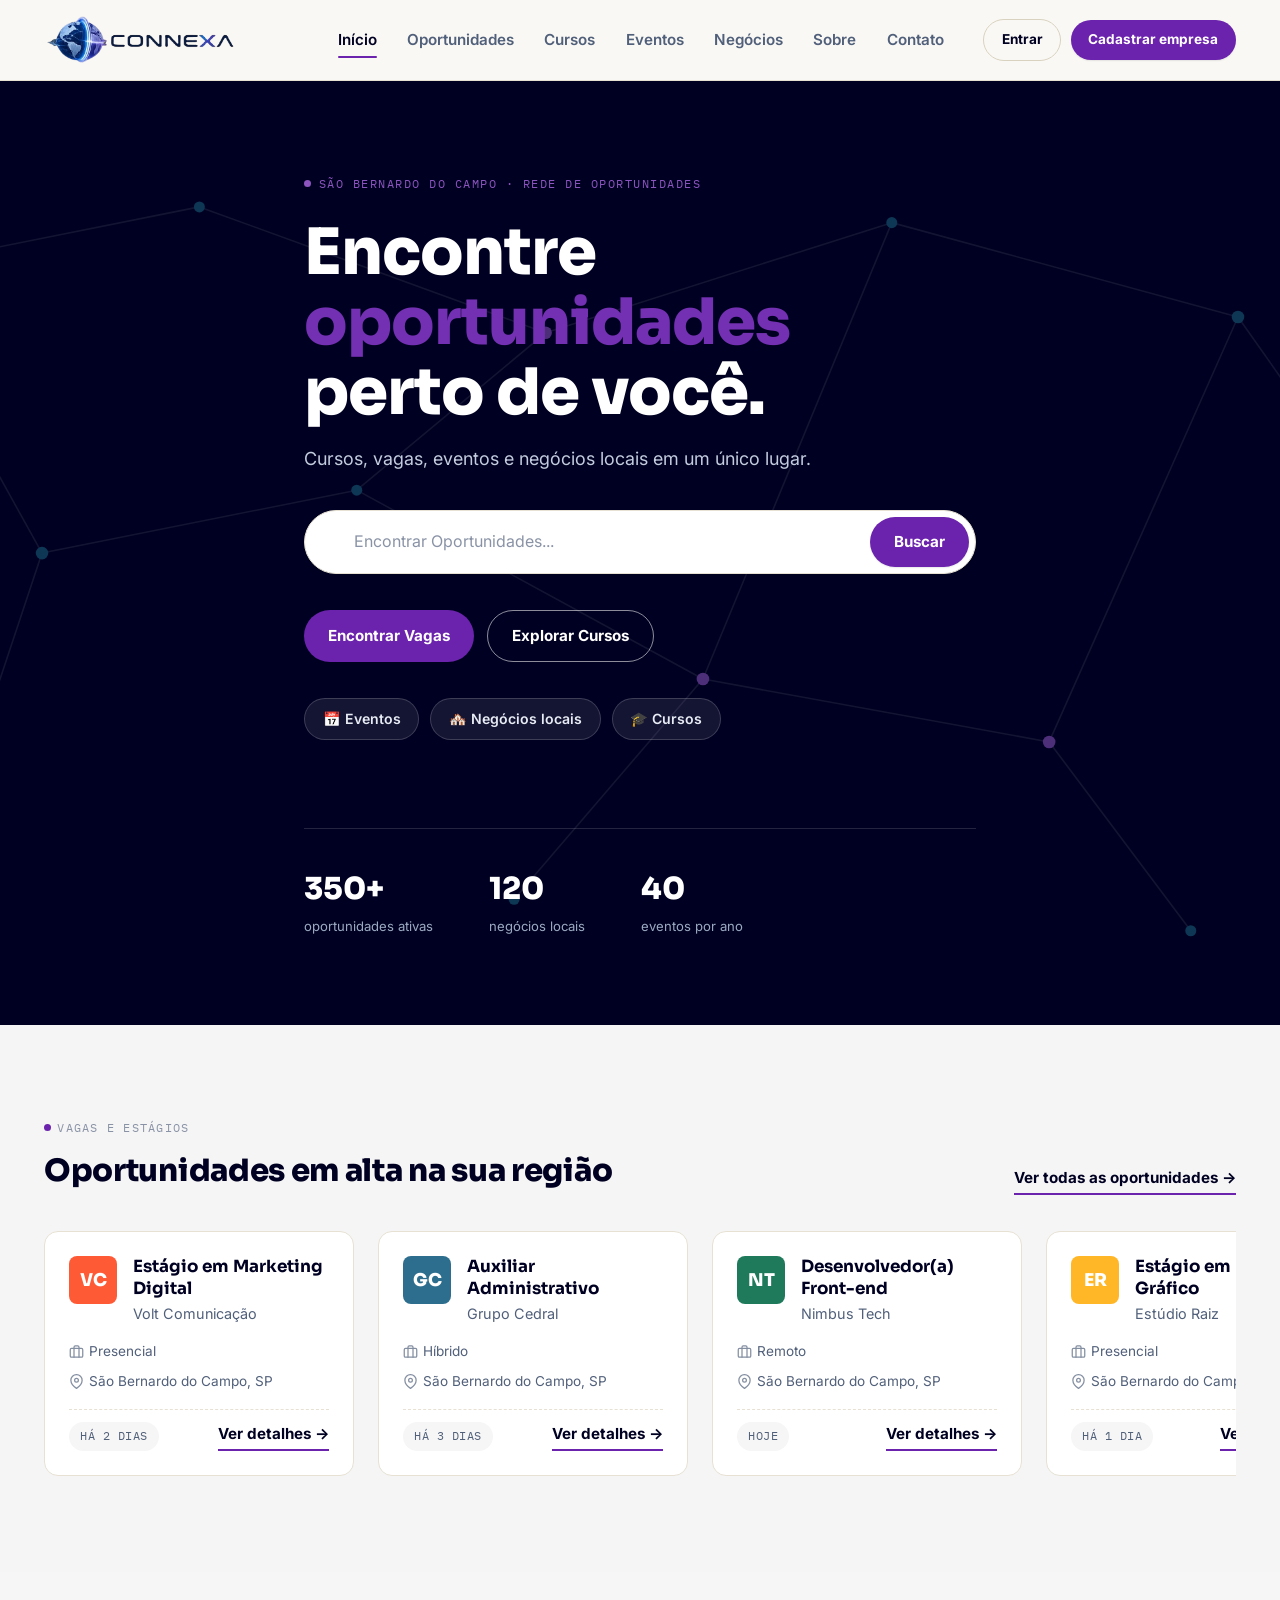
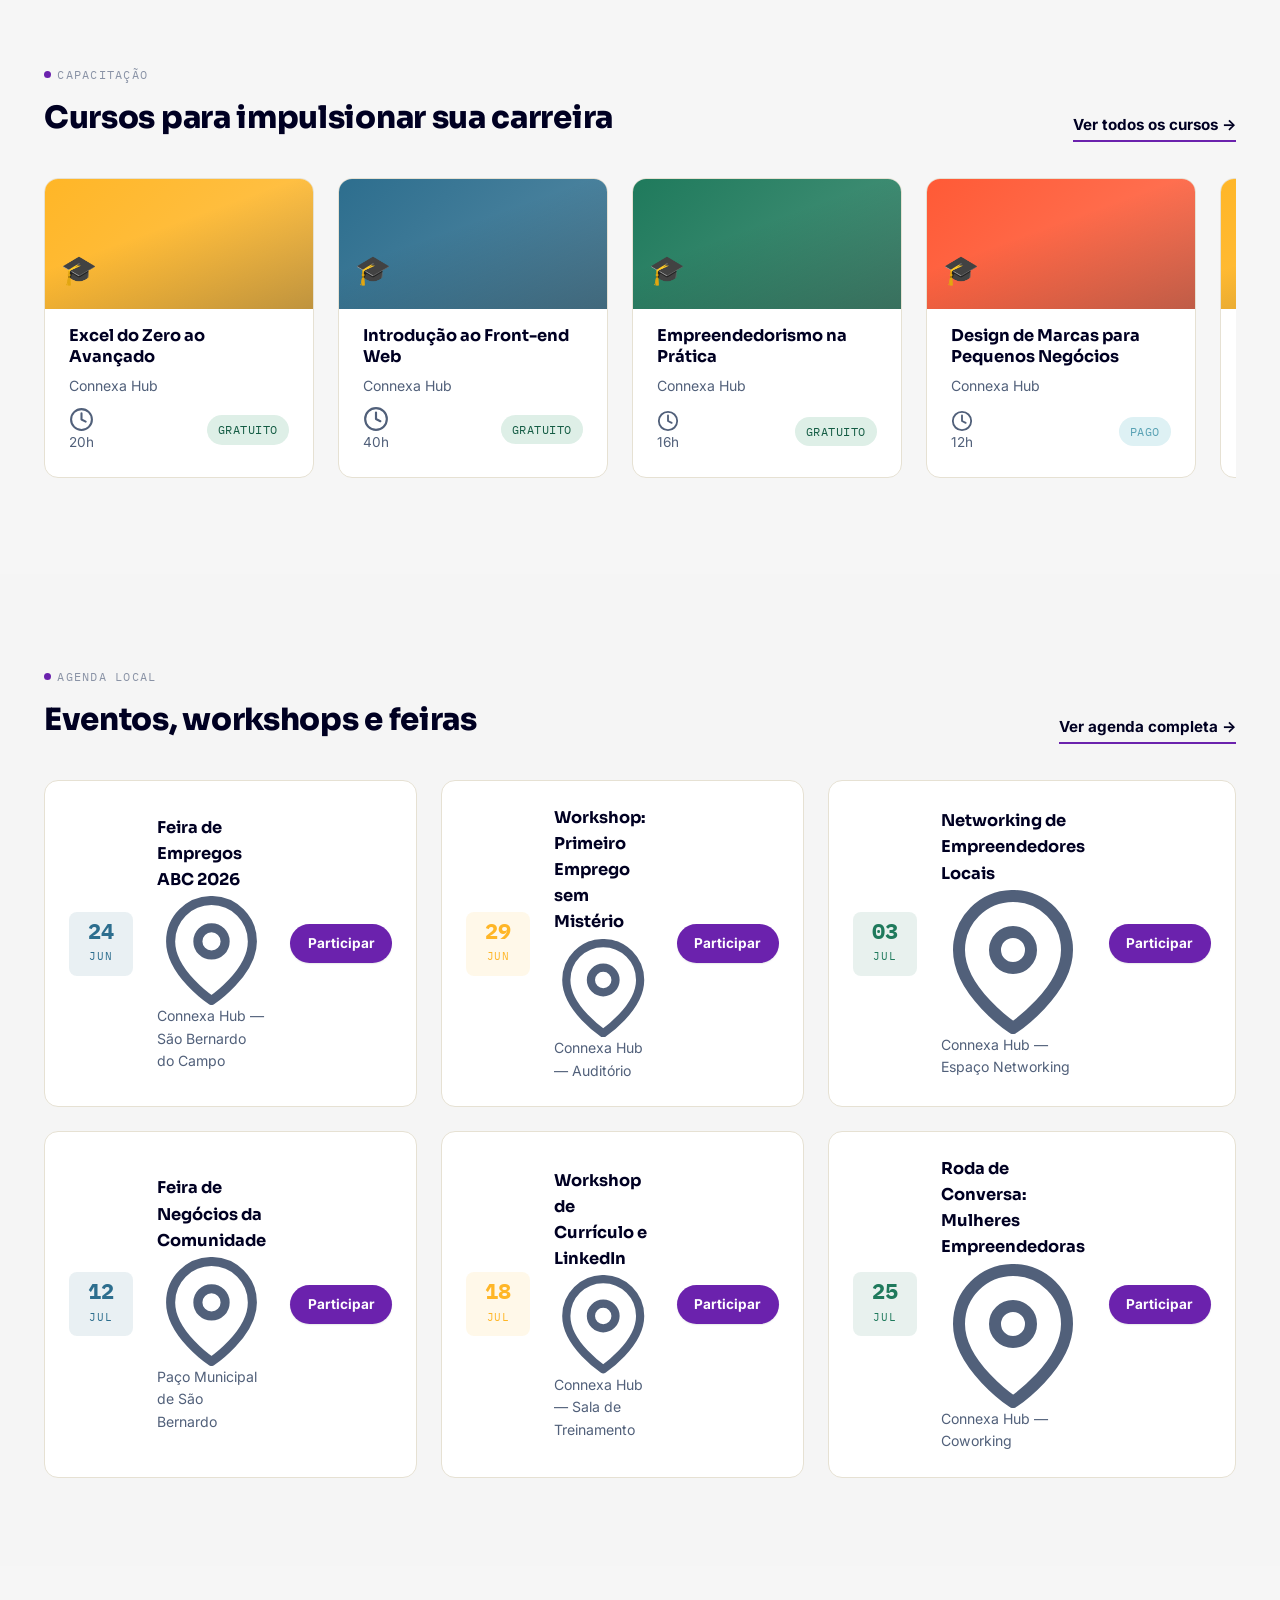
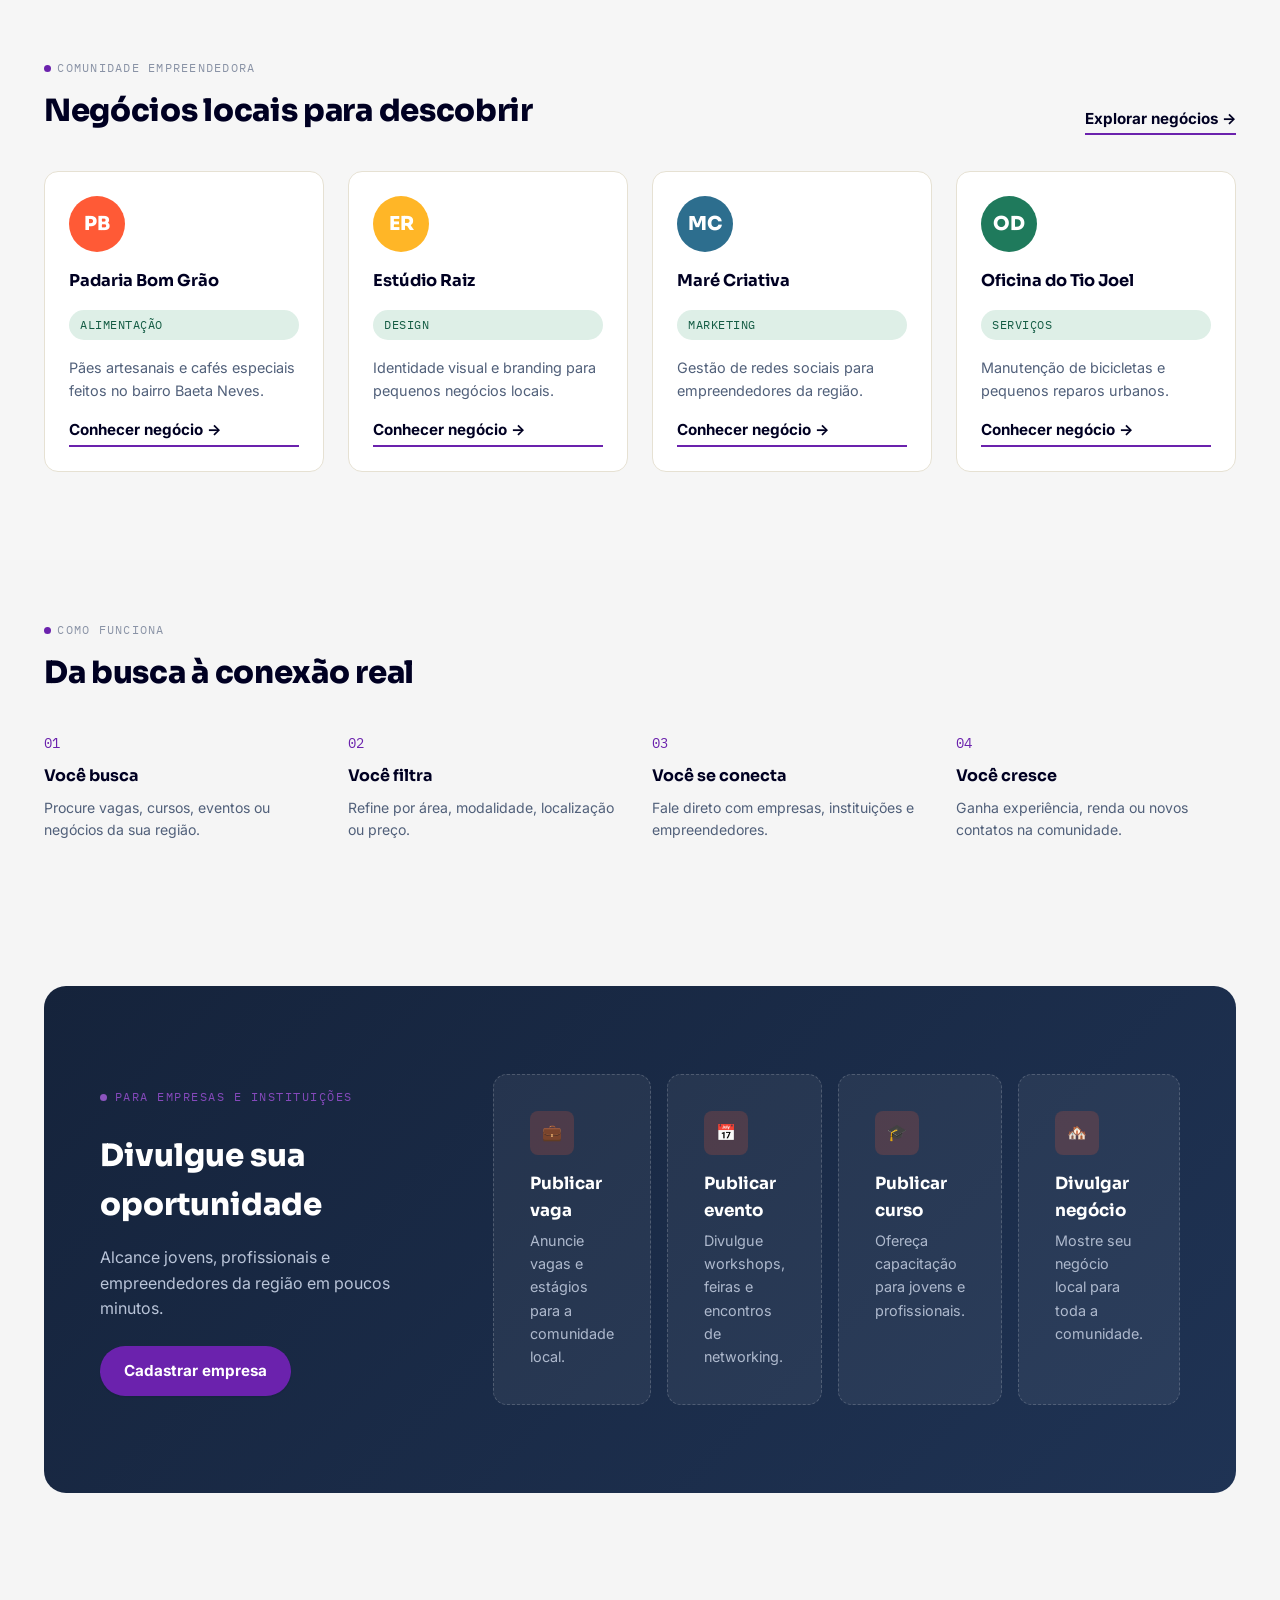
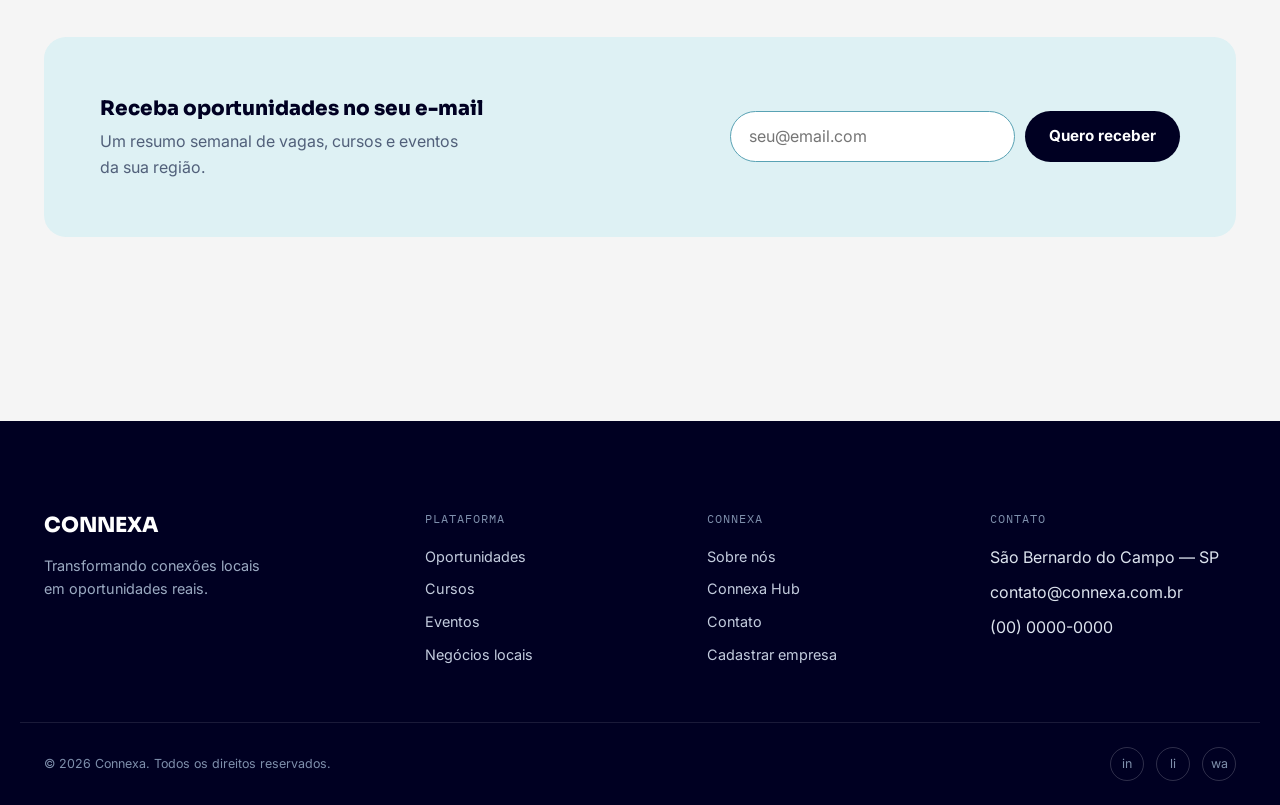
<file: index.html>
<!DOCTYPE html>
<html lang="pt-BR">
<head>
<meta charset="UTF-8">
<meta name="viewport" content="width=device-width, initial-scale=1.0">
<title>CONNEXA — Encontre oportunidades perto de você</title>
<meta name="description" content="Vagas, estágios, cursos, eventos e negócios locais de São Bernardo do Campo em um único lugar.">
<link rel="preconnect" href="https://fonts.googleapis.com">
<link href="https://fonts.googleapis.com/css2?family=Sora:wght@600;700;800&family=Inter:wght@400;500;600;700&family=IBM+Plex+Mono:wght@500&display=swap" rel="stylesheet">
<link rel="stylesheet" href="css/variables.css">
<link rel="stylesheet" href="css/reset.css">
<link rel="stylesheet" href="css/layout.css">
<link rel="stylesheet" href="css/components.css">
<link rel="stylesheet" href="css/home.css">
<link rel="stylesheet" href="css/pages.css">
<link rel="stylesheet" href="css/responsive.css">
</head>
<body>
<a class="skip-link" href="#conteudo">Ir para o conteúdo</a>

<header class="site-header">
  <div class="container site-header-div">
    <a href="index.html" class="brand">
      <img src="assets/logo.png" alt="Connexa">
    </a>

    <nav class="main-nav" id="main-nav" aria-label="Navegação principal">
      <ul class="main-nav__list">
        <li><a href="index.html" aria-current="page">Início</a></li>
        <li><a href="pages/oportunidades.html">Oportunidades</a></li>
        <li><a href="pages/cursos.html">Cursos</a></li>
        <li><a href="pages/eventos.html">Eventos</a></li>
        <li><a href="pages/negocios.html">Negócios</a></li>
        <li><a href="pages/sobre.html">Sobre</a></li>
        <li><a href="pages/contato.html">Contato</a></li>
      </ul>
      <div class="header-actions in-nav">
        <a href="./pages/login.html" class="btn btn--ghost btn--sm">Entrar</a>
        <a href="./pages/cadastro.html" class="btn btn--primary btn--sm">Cadastrar empresa</a>
      </div>
    </nav>

    <button class="nav-toggle" aria-label="Abrir menu" aria-expanded="false" aria-controls="main-nav"><span></span></button>
  </div>
</header>

<main id="conteudo">

  <!-- HERO -->
  <section class="hero">
    <svg class="hero__network" viewBox="0 0 1200 600" preserveAspectRatio="xMidYMid slice" aria-hidden="true">
      <g>
        <line x1="120" y1="120" x2="320" y2="80"/>
        <line x1="320" y1="80" x2="540" y2="160"/>
        <line x1="540" y1="160" x2="760" y2="90"/>
        <line x1="760" y1="90" x2="980" y2="150"/>
        <line x1="120" y1="120" x2="220" y2="300"/>
        <line x1="220" y1="300" x2="420" y2="260"/>
        <line x1="420" y1="260" x2="540" y2="160"/>
        <line x1="420" y1="260" x2="640" y2="380"/>
        <line x1="640" y1="380" x2="760" y2="90"/>
        <line x1="640" y1="380" x2="860" y2="420"/>
        <line x1="860" y1="420" x2="980" y2="150"/>
        <line x1="980" y1="150" x2="1100" y2="320"/>
        <line x1="220" y1="300" x2="160" y2="480"/>
        <line x1="640" y1="380" x2="520" y2="520"/>
        <line x1="860" y1="420" x2="950" y2="540"/>
      </g>
      <g>
        <circle class="node-dim" cx="120" cy="120" r="4"/>
        <circle class="node-dim" cx="320" cy="80" r="3.5"/>
        <circle class="node-dim" cx="220" cy="300" r="4"/>
        <circle class="node-dim" cx="420" cy="260" r="3.5"/>
        <circle class="node-dim" cx="760" cy="90" r="3.5"/>
        <circle class="node-dim" cx="980" cy="150" r="4"/>
        <circle class="node-dim" cx="1100" cy="320" r="3.5"/>
        <circle class="node-dim" cx="160" cy="480" r="3.5"/>
        <circle class="node-dim" cx="520" cy="520" r="3.5"/>
        <circle class="node-dim" cx="950" cy="540" r="3.5"/>
        <circle class="pulse" cx="540" cy="160" r="4"/>
        <circle class="pulse" cx="640" cy="380" r="4"/>
        <circle class="pulse" cx="860" cy="420" r="4"/>
      </g>
    </svg>

    <div class="container hero__content">
      <span class="hero__eyebrow">São Bernardo do Campo · Rede de oportunidades</span>
      <h1 class="hero__title">Encontre <span class="accent">oportunidades</span> perto de você.</h1>
      <p class="hero__subtitle">Cursos, vagas, eventos e negócios locais em um único lugar.</p>

      <form class="search-bar search-bar--page" data-search-redirect="pages/oportunidades.html">
        <svg viewBox="0 0 24 24" fill="none" stroke="currentColor" stroke-width="2" stroke-linecap="round"><circle cx="11" cy="11" r="7"/><path d="m21 21-4.3-4.3"/></svg>
        <input type="text" placeholder="Encontrar Oportunidades..." aria-label="Buscar oportunidades">
        <button type="submit" class="btn btn--primary">Buscar</button>
      </form>

      <div class="hero__actions">
        <a href="pages/oportunidades.html" class="btn btn--primary">Encontrar Vagas</a>
        <a href="pages/cursos.html" class="btn btn--outline-light">Explorar Cursos</a>
      </div>

      <div class="quick-categories">
        <a href="pages/eventos.html">📅 Eventos</a>
        <a href="pages/negocios.html">🏘️ Negócios locais</a>
        <a href="pages/cursos.html">🎓 Cursos</a>
      </div>

      <div class="hero__stats">
        <div class="stat"><span class="stat__num">350+</span><span class="stat__label">oportunidades ativas</span></div>
        <div class="stat"><span class="stat__num">120</span><span class="stat__label">negócios locais</span></div>
        <div class="stat"><span class="stat__num">40</span><span class="stat__label">eventos por ano</span></div>
      </div>
    </div>
  </section>

  <!-- OPORTUNIDADES -->
  <section class="section">
    <div class="container">
      <div class="section__head">
        <div>
          <span class="section__eyebrow">Vagas e estágios</span>
          <h2 class="section__title">Oportunidades em alta na sua região</h2>
        </div>
        <a href="pages/oportunidades.html" class="link-arrow">Ver todas as oportunidades →</a>
      </div>
      <div class="scroll-row" data-row="vagas" style="--card-w:300px"></div>
    </div>
  </section>

  <!-- CURSOS -->
  <section class="section section--alt">
    <div class="container">
      <div class="section__head">
        <div>
          <span class="section__eyebrow">Capacitação</span>
          <h2 class="section__title">Cursos para impulsionar sua carreira</h2>
        </div>
        <a href="pages/cursos.html" class="link-arrow">Ver todos os cursos →</a>
      </div>
      <div class="scroll-row" data-row="cursos"></div>
    </div>
  </section>

  <!-- EVENTOS -->
  <section class="section">
    <div class="container">
      <div class="section__head">
        <div>
          <span class="section__eyebrow">Agenda local</span>
          <h2 class="section__title">Eventos, workshops e feiras</h2>
        </div>
        <a href="pages/eventos.html" class="link-arrow">Ver agenda completa →</a>
      </div>
      <div class="grid grid--3" data-row="eventos"></div>
    </div>
  </section>

  <!-- NEGÓCIOS LOCAIS -->
  <section class="section section--alt">
    <div class="container">
      <div class="section__head">
        <div>
          <span class="section__eyebrow">Comunidade empreendedora</span>
          <h2 class="section__title">Negócios locais para descobrir</h2>
        </div>
        <a href="pages/negocios.html" class="link-arrow">Explorar negócios →</a>
      </div>
      <div class="grid grid--4" data-row="negocios"></div>
    </div>
  </section>

  <!-- COMO FUNCIONA -->
  <section class="section section--tight">
    <div class="container">
      <div class="section__head">
        <div>
          <span class="section__eyebrow">Como funciona</span>
          <h2 class="section__title">Da busca à conexão real</h2>
        </div>
      </div>
      <div class="how-row">
        <div class="how-item">
          <span class="how-item__index">01</span>
          <h3 class="how-item__title">Você busca</h3>
          <p class="how-item__desc">Procure vagas, cursos, eventos ou negócios da sua região.</p>
        </div>
        <div class="how-item">
          <span class="how-item__index">02</span>
          <h3 class="how-item__title">Você filtra</h3>
          <p class="how-item__desc">Refine por área, modalidade, localização ou preço.</p>
        </div>
        <div class="how-item">
          <span class="how-item__index">03</span>
          <h3 class="how-item__title">Você se conecta</h3>
          <p class="how-item__desc">Fale direto com empresas, instituições e empreendedores.</p>
        </div>
        <div class="how-item">
          <span class="how-item__index">04</span>
          <h3 class="how-item__title">Você cresce</h3>
          <p class="how-item__desc">Ganha experiência, renda ou novos contatos na comunidade.</p>
        </div>
      </div>
    </div>
  </section>

  <!-- PARA EMPRESAS -->
  <section class="section">
    <div class="container">
      <div class="cta-empresas">
        <div>
          <span class="hero__eyebrow" style="color:#8549BB">Para empresas e instituições</span>
          <h2 class="cta-empresas__title">Divulgue sua oportunidade</h2>
          <p class="cta-empresas__desc">Alcance jovens, profissionais e empreendedores da região em poucos minutos.</p>
          <a href="pages/cadastro.html" class="btn btn--primary">Cadastrar empresa</a>
        </div>
        <div class="publicar-grid">
          <div class="card-publicar">
            <div class="card-publicar__icon">💼</div>
            <h3 class="card-publicar__titulo">Publicar vaga</h3>
            <p class="card-publicar__desc">Anuncie vagas e estágios para a comunidade local.</p>
          </div>
          <div class="card-publicar">
            <div class="card-publicar__icon">📅</div>
            <h3 class="card-publicar__titulo">Publicar evento</h3>
            <p class="card-publicar__desc">Divulgue workshops, feiras e encontros de networking.</p>
          </div>
          <div class="card-publicar">
            <div class="card-publicar__icon">🎓</div>
            <h3 class="card-publicar__titulo">Publicar curso</h3>
            <p class="card-publicar__desc">Ofereça capacitação para jovens e profissionais.</p>
          </div>
          <div class="card-publicar">
            <div class="card-publicar__icon">🏘️</div>
            <h3 class="card-publicar__titulo">Divulgar negócio</h3>
            <p class="card-publicar__desc">Mostre seu negócio local para toda a comunidade.</p>
          </div>
        </div>
      </div>
    </div>
  </section>

  <!-- NEWSLETTER -->
  <section class="section section--tight">
    <div class="container">
      <div class="newsletter">
        <div>
          <h3 class="newsletter__title">Receba oportunidades no seu e-mail</h3>
          <p class="newsletter__desc">Um resumo semanal de vagas, cursos e eventos da sua região.</p>
        </div>
        <form data-search-redirect="" onsubmit="event.preventDefault(); this.querySelector('[data-feedback]').style.display='block';">
          <input type="email" placeholder="seu@email.com" required aria-label="E-mail">
          <button type="submit" class="btn btn--dark">Quero receber</button>
        </form>
      </div>
    </div>
  </section>

</main>

<footer class="site-footer">
  <div class="container site-footer__top">
    <div>
      <div class="site-footer__brand">CONNEXA</div>
      <p class="site-footer__tagline">Transformando conexões locais em oportunidades reais.</p>
    </div>
    <div>
      <div class="site-footer__heading">Plataforma</div>
      <div class="site-footer__list">
        <a href="pages/oportunidades.html">Oportunidades</a>
        <a href="pages/cursos.html">Cursos</a>
        <a href="pages/eventos.html">Eventos</a>
        <a href="pages/negocios.html">Negócios locais</a>
      </div>
    </div>
    <div>
      <div class="site-footer__heading">Connexa</div>
      <div class="site-footer__list">
        <a href="pages/sobre.html">Sobre nós</a>
        <a href="pages/sobre.html#hub">Connexa Hub</a>
        <a href="pages/contato.html">Contato</a>
        <a href="pages/cadastro.html">Cadastrar empresa</a>
      </div>
    </div>
    <div>
      <div class="site-footer__heading">Contato</div>
      <div class="site-footer__list">
        <span>São Bernardo do Campo — SP</span>
        <span>contato@connexa.com.br</span>
        <span>(00) 0000-0000</span>
      </div>
    </div>
  </div>
  <div class="container site-footer__bottom">
    <span>© <span data-year></span> Connexa. Todos os direitos reservados.</span>
    <div class="site-footer__social">
      <a href="#" aria-label="Instagram">in</a>
      <a href="#" aria-label="LinkedIn">li</a>
      <a href="#" aria-label="WhatsApp">wa</a>
    </div>
  </div>
</footer>

<script src="js/data.js"></script>
<script src="js/main.js"></script>
<script src="js/home.js"></script>
</body>
</html>
</file>
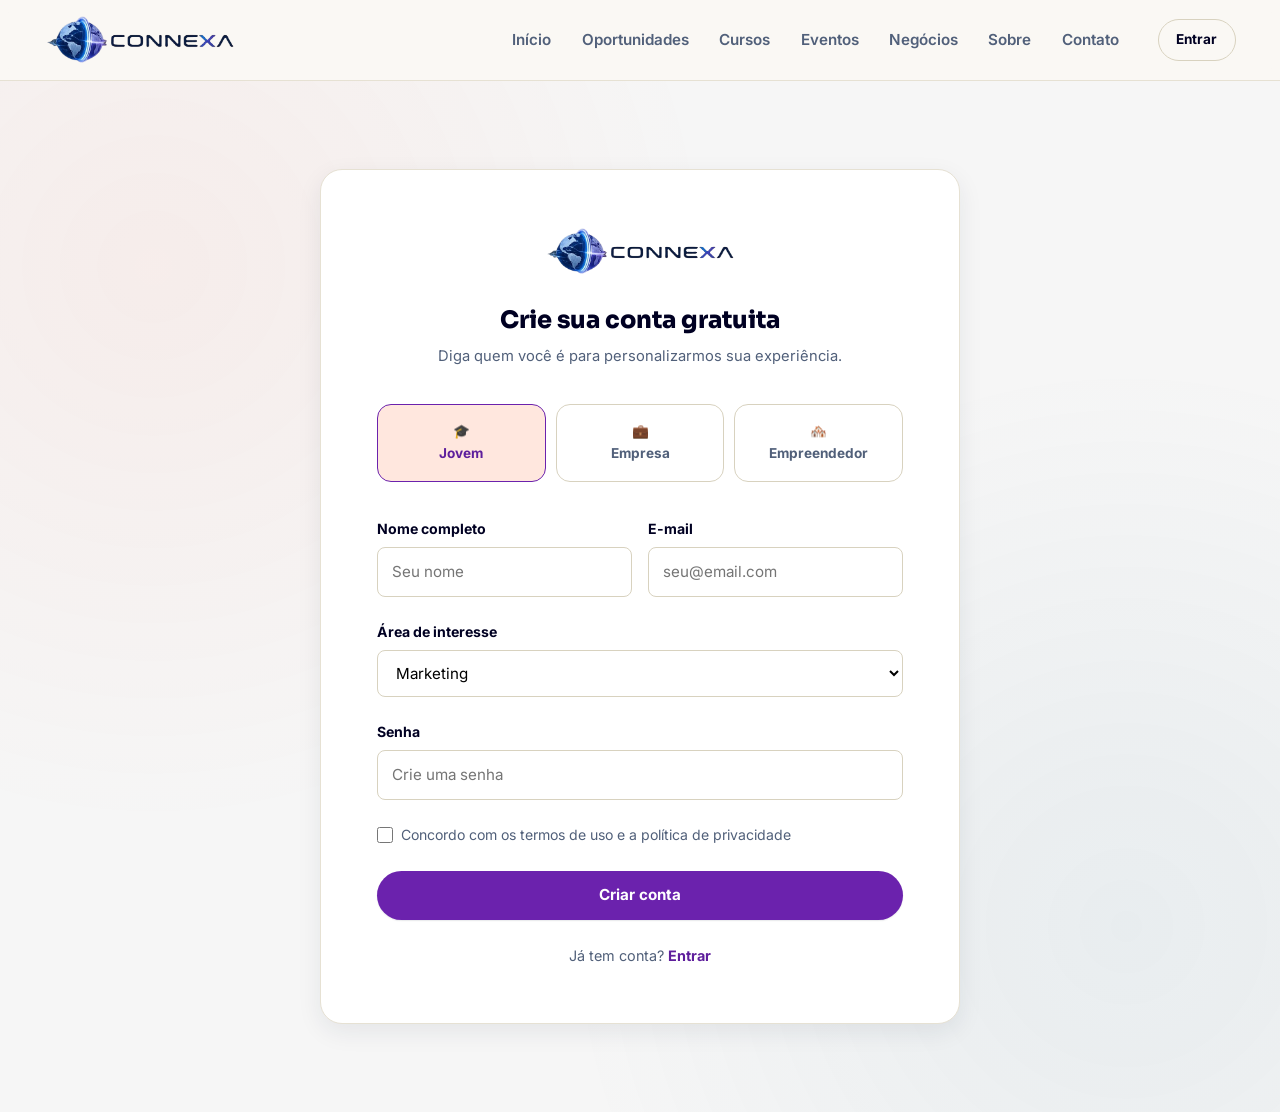
<file: pages/cadastro.html>
<!DOCTYPE html>
<html lang="pt-BR">
<head>
<meta charset="UTF-8">
<meta name="viewport" content="width=device-width, initial-scale=1.0">
<title>Cadastro — CONNEXA</title>
<link rel="preconnect" href="https://fonts.googleapis.com">
<link href="https://fonts.googleapis.com/css2?family=Sora:wght@600;700;800&family=Inter:wght@400;500;600;700&family=IBM+Plex+Mono:wght@500&display=swap" rel="stylesheet">
<link rel="stylesheet" href="../css/variables.css">
<link rel="stylesheet" href="../css/reset.css">
<link rel="stylesheet" href="../css/layout.css">
<link rel="stylesheet" href="../css/components.css">
<link rel="stylesheet" href="../css/pages.css">
<link rel="stylesheet" href="../css/responsive.css">
</head>
<body>
<a class="skip-link" href="#conteudo">Ir para o conteúdo</a>

<header class="site-header">
  <div class="container site-header-div">
    <a href="index.html" class="brand">
      <img src="../assets/logo.png" alt="Logo do site Connexa">
    </a>
    <nav class="main-nav" id="main-nav" aria-label="Navegação principal">
      <ul class="main-nav__list">
        <li><a href="../index.html">Início</a></li>
        <li><a href="oportunidades.html">Oportunidades</a></li>
        <li><a href="cursos.html">Cursos</a></li>
        <li><a href="eventos.html">Eventos</a></li>
        <li><a href="negocios.html">Negócios</a></li>
        <li><a href="sobre.html">Sobre</a></li>
        <li><a href="contato.html">Contato</a></li>
      </ul>
      <div class="header-actions in-nav">
        <a href="login.html" class="btn btn--ghost btn--sm">Entrar</a>
      </div>
    </nav>
    
    <button class="nav-toggle" aria-label="Abrir menu" aria-expanded="false" aria-controls="main-nav"><span></span></button>
  </div>
</header>

<main id="conteudo">
  <div class="auth-shell">
    <div class="auth-card auth-card--wide">
      <div class="auth-card__logo brand">
        <img src="../assets/logo.png" alt="">
      </div>
      <h1 class="auth-card__title">Crie sua conta gratuita</h1>
      <p class="auth-card__sub">Diga quem você é para personalizarmos sua experiência.</p>

      <form data-form="auth">
        <div class="role-toggle">
          <input type="radio" name="papel" id="role-jovem" data-role-input value="jovem" checked>
          <label for="role-jovem">🎓<br>Jovem</label>

          <input type="radio" name="papel" id="role-empresa" data-role-input value="empresa">
          <label for="role-empresa">💼<br>Empresa</label>

          <input type="radio" name="papel" id="role-empreendedor" data-role-input value="empreendedor">
          <label for="role-empreendedor">🏘️<br>Empreendedor</label>
        </div>

        <div class="form-field--row">
          <div class="form-field">
            <label for="cad-nome">Nome completo</label>
            <input type="text" id="cad-nome" required placeholder="Seu nome">
          </div>
          <div class="form-field">
            <label for="cad-email">E-mail</label>
            <input type="email" id="cad-email" required placeholder="seu@email.com">
          </div>
        </div>

        <div data-role-field="jovem" class="form-field">
          <label for="cad-area">Área de interesse</label>
          <select id="cad-area">
            <option>Marketing</option>
            <option>Tecnologia</option>
            <option>Administrativo</option>
            <option>Design</option>
            <option>Vendas</option>
          </select>
        </div>

        <div data-role-field="empresa" class="form-field" style="display:none;">
          <label for="cad-empresa">Nome da empresa</label>
          <input type="text" id="cad-empresa" placeholder="Razão social ou nome fantasia">
        </div>

        <div data-role-field="empreendedor" class="form-field" style="display:none;">
          <label for="cad-negocio">Nome do negócio</label>
          <input type="text" id="cad-negocio" placeholder="Nome do seu negócio local">
        </div>

        <div class="form-field">
          <label for="cad-senha">Senha</label>
          <input type="password" id="cad-senha" required placeholder="Crie uma senha">
        </div>

        <label class="checkbox-row" style="margin-bottom: var(--space-md);">
          <input type="checkbox" required> Concordo com os termos de uso e a política de privacidade
        </label>

        <button type="submit" class="btn btn--primary btn--block">Criar conta</button>
        <p data-feedback style="display:none; margin-top:1rem; color:var(--color-events); font-weight:600; font-size:0.88rem; text-align:center;"></p>
      </form>

      <p class="auth-card__foot">Já tem conta? <a href="login.html">Entrar</a></p>
    </div>
  </div>
</main>

<script src="../js/main.js"></script>
<script src="../js/pages.js"></script>
</body>
</html>
</file>
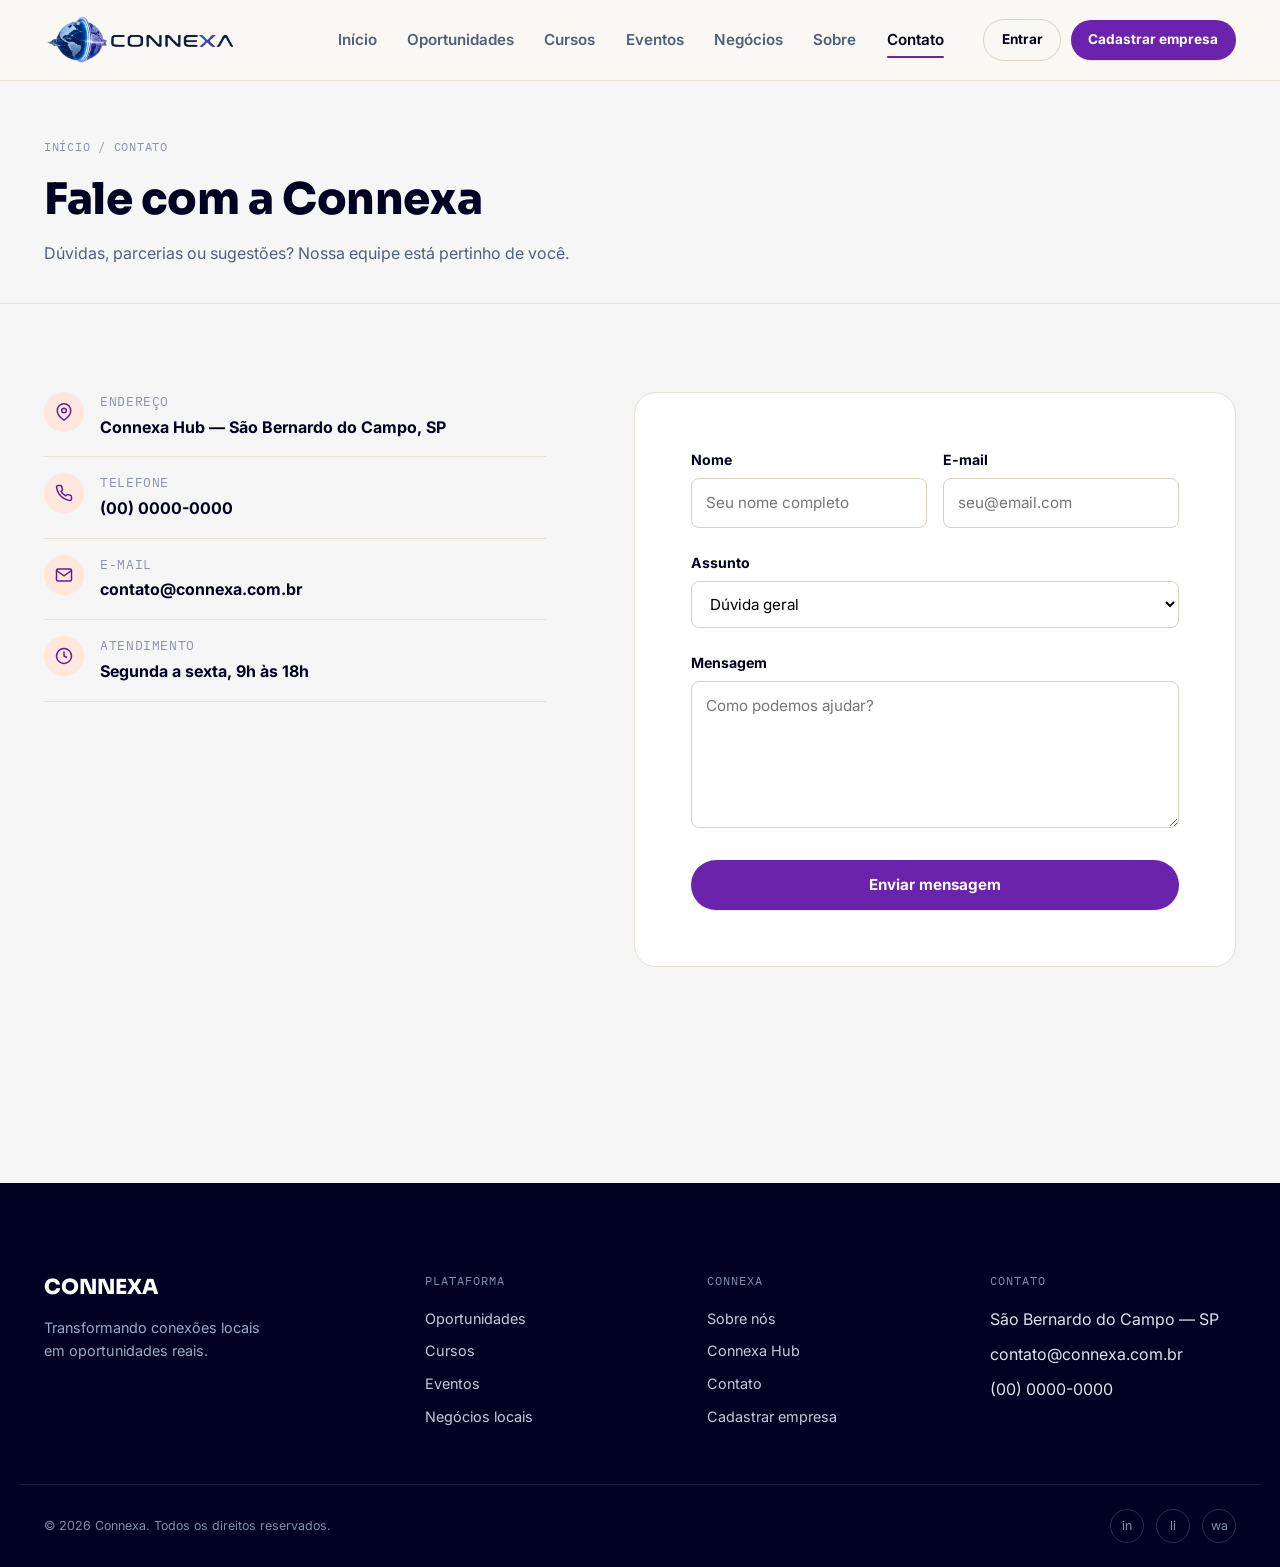
<file: pages/contato.html>
<!DOCTYPE html>
<html lang="pt-BR">
<head>
<meta charset="UTF-8">
<meta name="viewport" content="width=device-width, initial-scale=1.0">
<title>Contato — CONNEXA</title>
<link rel="preconnect" href="https://fonts.googleapis.com">
<link href="https://fonts.googleapis.com/css2?family=Sora:wght@600;700;800&family=Inter:wght@400;500;600;700&family=IBM+Plex+Mono:wght@500&display=swap" rel="stylesheet">
<link rel="stylesheet" href="../css/variables.css">
<link rel="stylesheet" href="../css/reset.css">
<link rel="stylesheet" href="../css/layout.css">
<link rel="stylesheet" href="../css/components.css">
<link rel="stylesheet" href="../css/pages.css">
<link rel="stylesheet" href="../css/responsive.css">
</head>
<body>
<a class="skip-link" href="#conteudo">Ir para o conteúdo</a>

<header class="site-header">
  <div class="container site-header-div">
    <a href="index.html" class="brand">
      <img src="../assets/logo.png" alt="Logo do site Connexa">
    </a>
    <nav class="main-nav" id="main-nav" aria-label="Navegação principal">
      <ul class="main-nav__list">
        <li><a href="../index.html">Início</a></li>
        <li><a href="oportunidades.html">Oportunidades</a></li>
        <li><a href="cursos.html">Cursos</a></li>
        <li><a href="eventos.html">Eventos</a></li>
        <li><a href="negocios.html">Negócios</a></li>
        <li><a href="sobre.html">Sobre</a></li>
        <li><a href="contato.html" aria-current="page">Contato</a></li>
      </ul>
      <div class="header-actions in-nav">
        <a href="login.html" class="btn btn--ghost btn--sm">Entrar</a>
        <a href="cadastro.html" class="btn btn--primary btn--sm">Cadastrar empresa</a>
      </div>
    </nav>
    
    <button class="nav-toggle" aria-label="Abrir menu" aria-expanded="false" aria-controls="main-nav"><span></span></button>
  </div>
</header>

<main id="conteudo">

  <section class="page-header">
    <div class="container">
      <p class="page-header__crumb"><a href="../index.html">Início</a> / Contato</p>
      <h1 class="page-header__title">Fale com a Connexa</h1>
      <p class="page-header__desc">Dúvidas, parcerias ou sugestões? Nossa equipe está pertinho de você.</p>
    </div>
  </section>

  <section class="section">
    <div class="container contact-layout">

      <div>
        <div class="contact-info__item">
          <div class="contact-info__icon">
            <svg width="18" height="18" viewBox="0 0 24 24" fill="none" stroke="currentColor" stroke-width="2"><path d="M21 10c0 7-9 13-9 13s-9-6-9-13a9 9 0 1 1 18 0Z"/><circle cx="12" cy="10" r="3"/></svg>
          </div>
          <div>
            <p class="contact-info__label">Endereço</p>
            <p class="contact-info__value">Connexa Hub — São Bernardo do Campo, SP</p>
          </div>
        </div>
        <div class="contact-info__item">
          <div class="contact-info__icon">
            <svg width="18" height="18" viewBox="0 0 24 24" fill="none" stroke="currentColor" stroke-width="2"><path d="M22 16.92v3a2 2 0 0 1-2.18 2 19.79 19.79 0 0 1-8.63-3.07 19.5 19.5 0 0 1-6-6 19.79 19.79 0 0 1-3.07-8.67A2 2 0 0 1 4.11 2h3a2 2 0 0 1 2 1.72c.127.96.362 1.903.7 2.81a2 2 0 0 1-.45 2.11L8.09 9.91a16 16 0 0 0 6 6l1.27-1.27a2 2 0 0 1 2.11-.45c.907.338 1.85.573 2.81.7A2 2 0 0 1 22 16.92Z"/></svg>
          </div>
          <div>
            <p class="contact-info__label">Telefone</p>
            <p class="contact-info__value">(00) 0000-0000</p>
          </div>
        </div>
        <div class="contact-info__item">
          <div class="contact-info__icon">
            <svg width="18" height="18" viewBox="0 0 24 24" fill="none" stroke="currentColor" stroke-width="2"><rect x="2" y="4" width="20" height="16" rx="2"/><path d="m22 6-10 7L2 6"/></svg>
          </div>
          <div>
            <p class="contact-info__label">E-mail</p>
            <p class="contact-info__value">contato@connexa.com.br</p>
          </div>
        </div>
        <div class="contact-info__item">
          <div class="contact-info__icon">
            <svg width="18" height="18" viewBox="0 0 24 24" fill="none" stroke="currentColor" stroke-width="2"><circle cx="12" cy="12" r="10"/><path d="M12 6v6l4 2"/></svg>
          </div>
          <div>
            <p class="contact-info__label">Atendimento</p>
            <p class="contact-info__value">Segunda a sexta, 9h às 18h</p>
          </div>
        </div>
      </div>

      <div class="contact-form-card">
        <form data-form="contato">
          <div class="form-field--row">
            <div class="form-field">
              <label for="nome">Nome</label>
              <input type="text" id="nome" required placeholder="Seu nome completo">
            </div>
            <div class="form-field">
              <label for="email">E-mail</label>
              <input type="email" id="email" required placeholder="seu@email.com">
            </div>
          </div>
          <div class="form-field">
            <label for="assunto">Assunto</label>
            <select id="assunto">
              <option>Dúvida geral</option>
              <option>Parceria com empresa</option>
              <option>Sugestão para a plataforma</option>
              <option>Suporte técnico</option>
            </select>
          </div>
          <div class="form-field">
            <label for="mensagem">Mensagem</label>
            <textarea id="mensagem" rows="5" required placeholder="Como podemos ajudar?"></textarea>
          </div>
          <button type="submit" class="btn btn--primary btn--block">Enviar mensagem</button>
          <p data-feedback="contato" style="display:none; margin-top:1rem; color:var(--color-local); font-weight:600; font-size:0.9rem;"></p>
        </form>
      </div>

    </div>
  </section>

</main>

<footer class="site-footer">
  <div class="container site-footer__top">
    <div>
      <div class="site-footer__brand">CONNEXA</div>
      <p class="site-footer__tagline">Transformando conexões locais em oportunidades reais.</p>
    </div>
    <div>
      <div class="site-footer__heading">Plataforma</div>
      <div class="site-footer__list">
        <a href="oportunidades.html">Oportunidades</a>
        <a href="cursos.html">Cursos</a>
        <a href="eventos.html">Eventos</a>
        <a href="negocios.html">Negócios locais</a>
      </div>
    </div>
    <div>
      <div class="site-footer__heading">Connexa</div>
      <div class="site-footer__list">
        <a href="sobre.html">Sobre nós</a>
        <a href="sobre.html#hub">Connexa Hub</a>
        <a href="contato.html">Contato</a>
        <a href="cadastro.html">Cadastrar empresa</a>
      </div>
    </div>
    <div>
      <div class="site-footer__heading">Contato</div>
      <div class="site-footer__list">
        <span>São Bernardo do Campo — SP</span>
        <span>contato@connexa.com.br</span>
        <span>(00) 0000-0000</span>
      </div>
    </div>
  </div>
  <div class="container site-footer__bottom">
    <span>© <span data-year></span> Connexa. Todos os direitos reservados.</span>
    <div class="site-footer__social">
      <a href="#" aria-label="Instagram">in</a>
      <a href="#" aria-label="LinkedIn">li</a>
      <a href="#" aria-label="WhatsApp">wa</a>
    </div>
  </div>
</footer>

<script src="../js/main.js"></script>
<script src="../js/pages.js"></script>
</body>
</html>
</file>
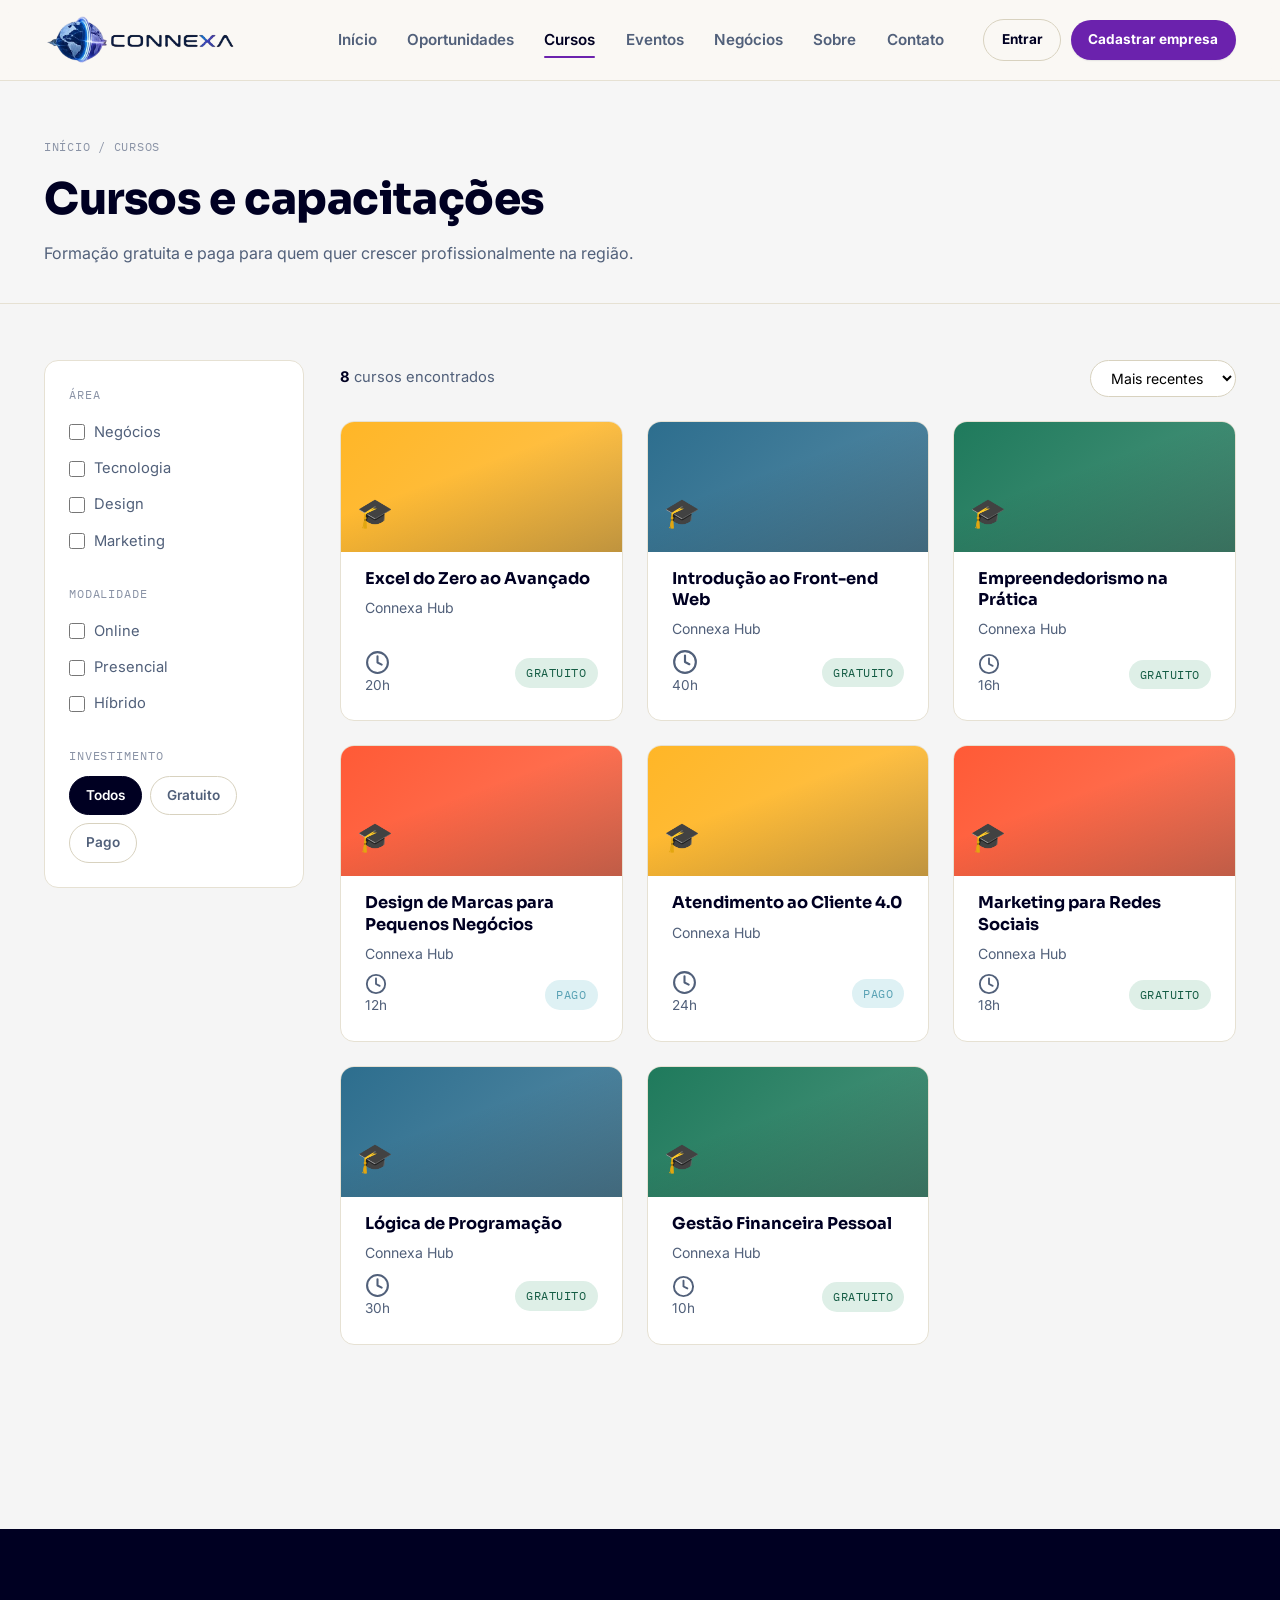
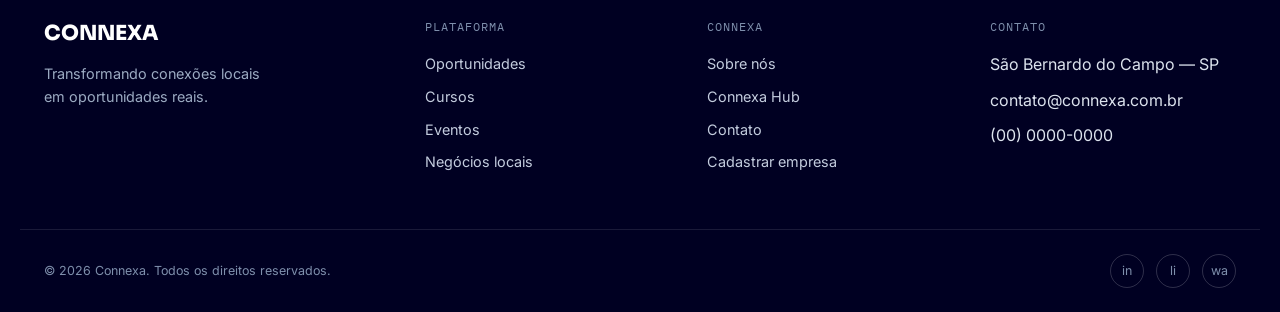
<file: pages/cursos.html>
<!DOCTYPE html>
<html lang="pt-BR">
<head>
<meta charset="UTF-8">
<meta name="viewport" content="width=device-width, initial-scale=1.0">
<title>Cursos — CONNEXA</title>
<meta name="description" content="Cursos e capacitações gratuitas e pagas em São Bernardo do Campo e região.">
<link rel="preconnect" href="https://fonts.googleapis.com">
<link href="https://fonts.googleapis.com/css2?family=Sora:wght@600;700;800&family=Inter:wght@400;500;600;700&family=IBM+Plex+Mono:wght@500&display=swap" rel="stylesheet">
<link rel="stylesheet" href="../css/variables.css">
<link rel="stylesheet" href="../css/reset.css">
<link rel="stylesheet" href="../css/layout.css">
<link rel="stylesheet" href="../css/components.css">
<link rel="stylesheet" href="../css/pages.css">
<link rel="stylesheet" href="../css/responsive.css">
</head>
<body>
<a class="skip-link" href="#conteudo">Ir para o conteúdo</a>

<header class="site-header">
  <div class="container site-header-div">
    <a href="index.html" class="brand">
      <img src="../assets/logo.png" alt="Logo do site Connexa">
    </a>
    <nav class="main-nav" id="main-nav" aria-label="Navegação principal">
      <ul class="main-nav__list">
        <li><a href="../index.html">Início</a></li>
        <li><a href="oportunidades.html">Oportunidades</a></li>
        <li><a href="cursos.html" aria-current="page">Cursos</a></li>
        <li><a href="eventos.html">Eventos</a></li>
        <li><a href="negocios.html">Negócios</a></li>
        <li><a href="sobre.html">Sobre</a></li>
        <li><a href="contato.html">Contato</a></li>
      </ul>
      <div class="header-actions in-nav">
        <a href="login.html" class="btn btn--ghost btn--sm">Entrar</a>
        <a href="cadastro.html" class="btn btn--primary btn--sm">Cadastrar empresa</a>
      </div>
    </nav>
    
    <button class="nav-toggle" aria-label="Abrir menu" aria-expanded="false" aria-controls="main-nav"><span></span></button>
  </div>
</header>

<main id="conteudo">

  <section class="page-header">
    <div class="container">
      <p class="page-header__crumb"><a href="../index.html">Início</a> / Cursos</p>
      <h1 class="page-header__title">Cursos e capacitações</h1>
      <p class="page-header__desc">Formação gratuita e paga para quem quer crescer profissionalmente na região.</p>
    </div>
  </section>

  <section class="section section--tight">
    <div class="container">
      <div class="listing">

        <aside class="filters">
          <div class="filters__group">
            <p class="filters__title">Área</p>
            <label class="filters__option"><input type="checkbox" data-filter="area-curso" value="negocios"> Negócios</label>
            <label class="filters__option"><input type="checkbox" data-filter="area-curso" value="tecnologia"> Tecnologia</label>
            <label class="filters__option"><input type="checkbox" data-filter="area-curso" value="design"> Design</label>
            <label class="filters__option"><input type="checkbox" data-filter="area-curso" value="marketing"> Marketing</label>
          </div>
          <div class="filters__group">
            <p class="filters__title">Modalidade</p>
            <label class="filters__option"><input type="checkbox" data-filter="modalidade-curso" value="online"> Online</label>
            <label class="filters__option"><input type="checkbox" data-filter="modalidade-curso" value="presencial"> Presencial</label>
            <label class="filters__option"><input type="checkbox" data-filter="modalidade-curso" value="hibrido"> Híbrido</label>
          </div>
          <div class="filters__group">
            <p class="filters__title">Investimento</p>
            <div class="filter-chip-row">
              <button class="filter-chip is-active" data-chip="preco" data-value="todos">Todos</button>
              <button class="filter-chip" data-chip="preco" data-value="gratuito">Gratuito</button>
              <button class="filter-chip" data-chip="preco" data-value="pago">Pago</button>
            </div>
          </div>
        </aside>

        <div>
          <div class="listing__results-head">
            <p class="listing__count" data-count="cursos"><strong>8</strong> cursos encontrados</p>
            <select class="sort-select" aria-label="Ordenar por">
              <option>Mais recentes</option>
              <option>Carga horária</option>
            </select>
          </div>
          <div class="grid grid--3" data-grid="cursos"></div>
        </div>

      </div>
    </div>
  </section>

</main>

<footer class="site-footer">
  <div class="container site-footer__top">
    <div>
      <div class="site-footer__brand">CONNEXA</div>
      <p class="site-footer__tagline">Transformando conexões locais em oportunidades reais.</p>
    </div>
    <div>
      <div class="site-footer__heading">Plataforma</div>
      <div class="site-footer__list">
        <a href="oportunidades.html">Oportunidades</a>
        <a href="cursos.html">Cursos</a>
        <a href="eventos.html">Eventos</a>
        <a href="negocios.html">Negócios locais</a>
      </div>
    </div>
    <div>
      <div class="site-footer__heading">Connexa</div>
      <div class="site-footer__list">
        <a href="sobre.html">Sobre nós</a>
        <a href="sobre.html#hub">Connexa Hub</a>
        <a href="contato.html">Contato</a>
        <a href="cadastro.html">Cadastrar empresa</a>
      </div>
    </div>
    <div>
      <div class="site-footer__heading">Contato</div>
      <div class="site-footer__list">
        <span>São Bernardo do Campo — SP</span>
        <span>contato@connexa.com.br</span>
        <span>(00) 0000-0000</span>
      </div>
    </div>
  </div>
  <div class="container site-footer__bottom">
    <span>© <span data-year></span> Connexa. Todos os direitos reservados.</span>
    <div class="site-footer__social">
      <a href="#" aria-label="Instagram">in</a>
      <a href="#" aria-label="LinkedIn">li</a>
      <a href="#" aria-label="WhatsApp">wa</a>
    </div>
  </div>
</footer>

<script src="../js/data.js"></script>
<script src="../js/main.js"></script>
<script src="../js/pages.js"></script>
</body>
</html>
</file>
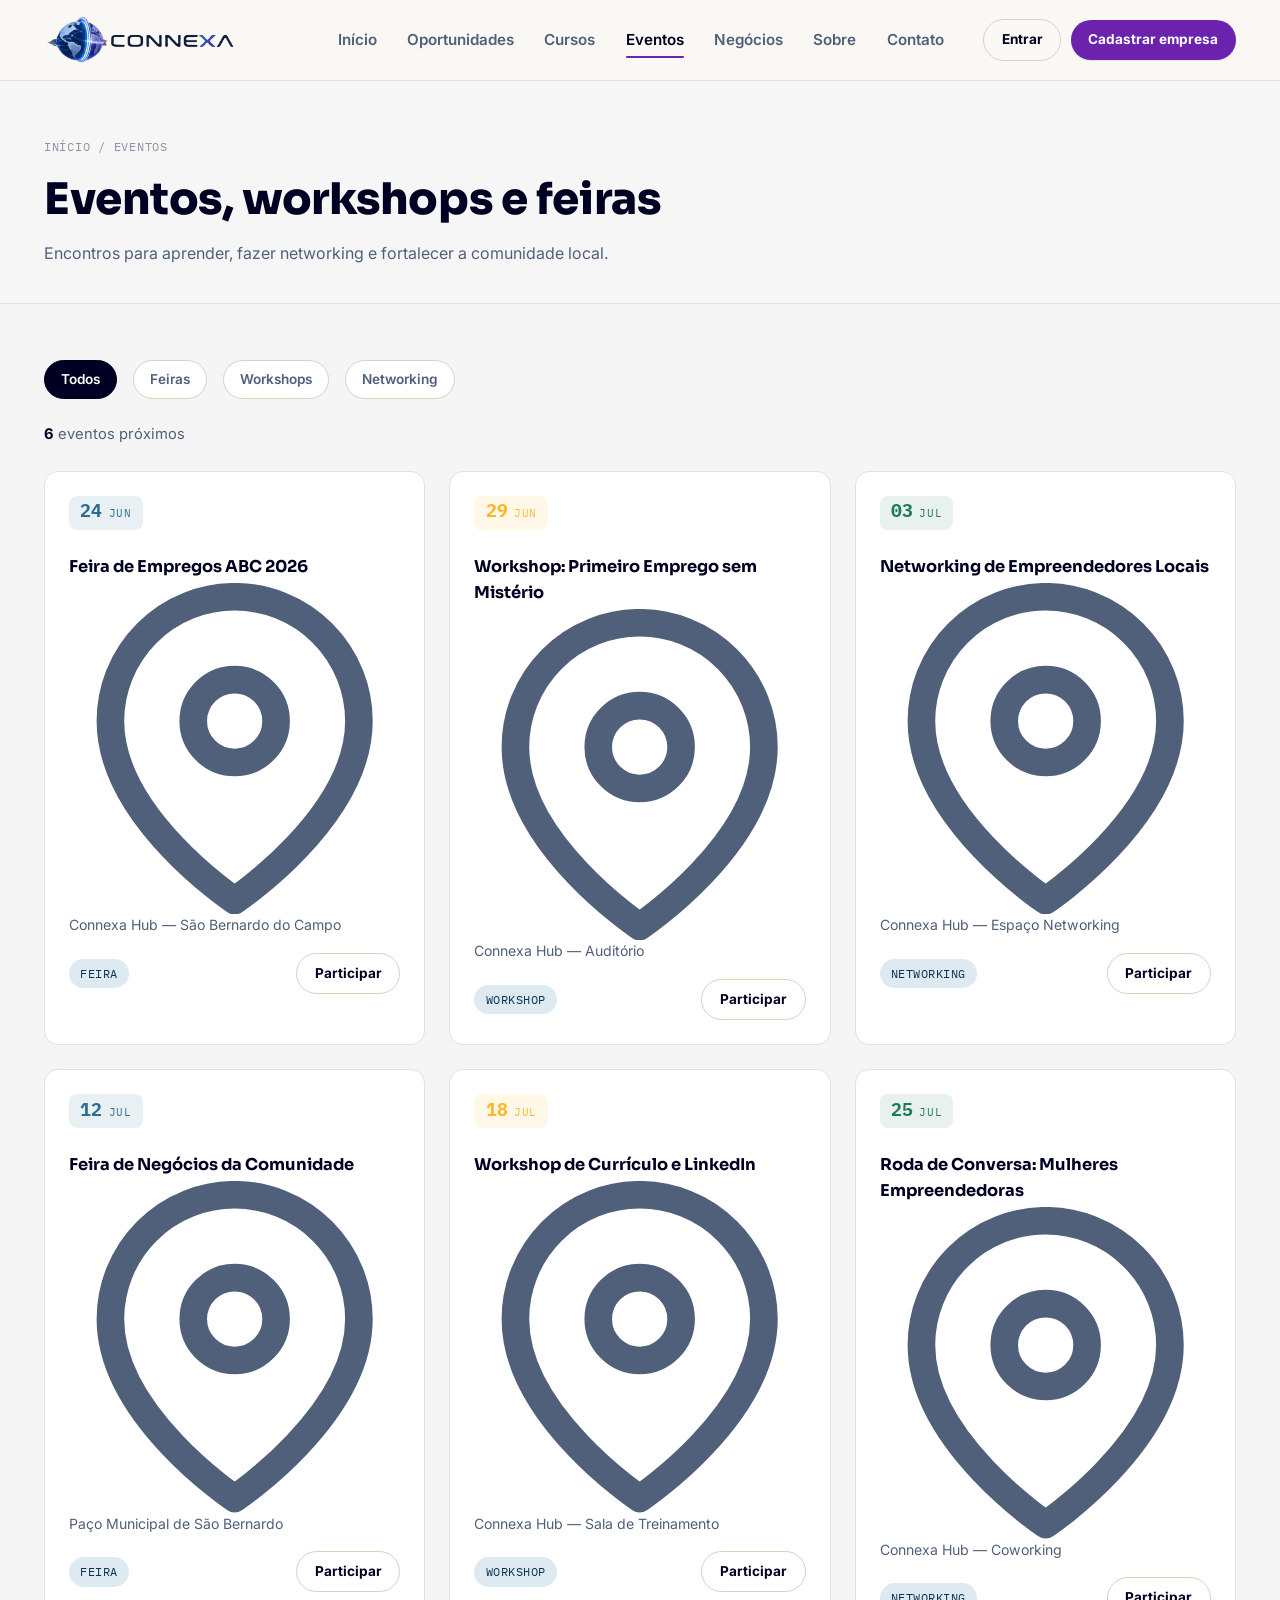
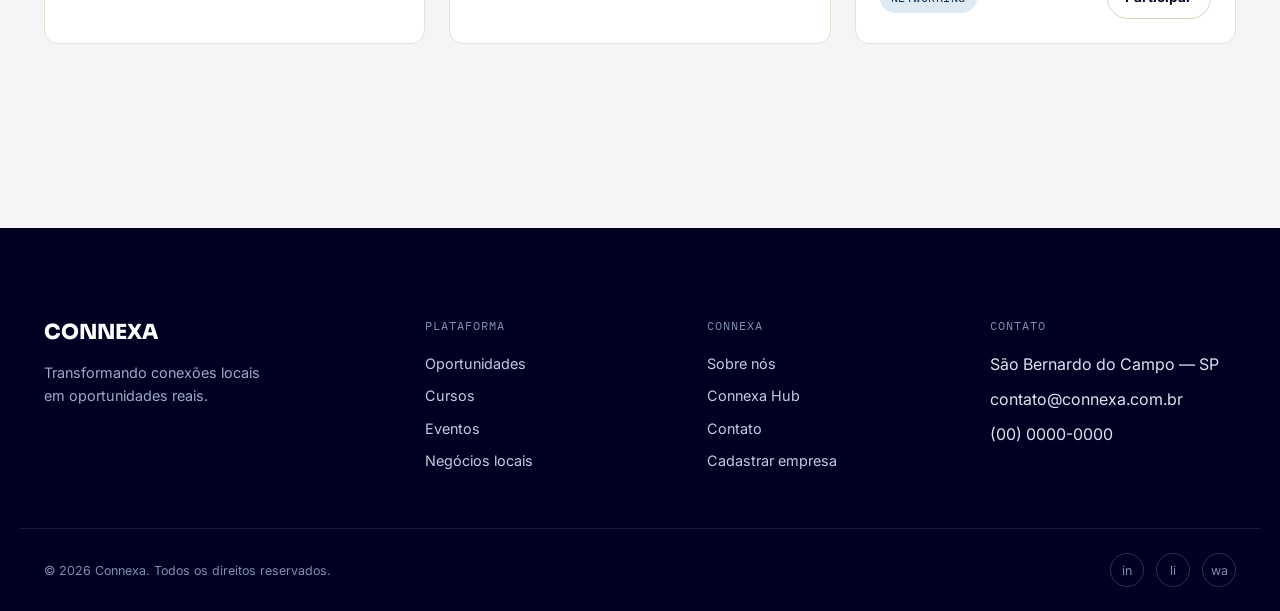
<file: pages/eventos.html>
<!DOCTYPE html>
<html lang="pt-BR">
<head>
<meta charset="UTF-8">
<meta name="viewport" content="width=device-width, initial-scale=1.0">
<title>Eventos — CONNEXA</title>
<meta name="description" content="Eventos, workshops, feiras e encontros de networking em São Bernardo do Campo.">
<link rel="preconnect" href="https://fonts.googleapis.com">
<link href="https://fonts.googleapis.com/css2?family=Sora:wght@600;700;800&family=Inter:wght@400;500;600;700&family=IBM+Plex+Mono:wght@500&display=swap" rel="stylesheet">
<link rel="stylesheet" href="../css/variables.css">
<link rel="stylesheet" href="../css/reset.css">
<link rel="stylesheet" href="../css/layout.css">
<link rel="stylesheet" href="../css/components.css">
<link rel="stylesheet" href="../css/pages.css">
<link rel="stylesheet" href="../css/responsive.css">
</head>
<body>
<a class="skip-link" href="#conteudo">Ir para o conteúdo</a>

<header class="site-header">
  <div class="container site-header-div">
    <a href="index.html" class="brand">
      <img src="../assets/logo.png" alt="Logo do site Connexa">
    </a>
    <nav class="main-nav" id="main-nav" aria-label="Navegação principal">
      <ul class="main-nav__list">
        <li><a href="../index.html">Início</a></li>
        <li><a href="oportunidades.html">Oportunidades</a></li>
        <li><a href="cursos.html">Cursos</a></li>
        <li><a href="eventos.html" aria-current="page">Eventos</a></li>
        <li><a href="negocios.html">Negócios</a></li>
        <li><a href="sobre.html">Sobre</a></li>
        <li><a href="contato.html">Contato</a></li>
      </ul>
      <div class="header-actions in-nav">
        <a href="login.html" class="btn btn--ghost btn--sm">Entrar</a>
        <a href="cadastro.html" class="btn btn--primary btn--sm">Cadastrar empresa</a>
      </div>
    </nav>
    
    <button class="nav-toggle" aria-label="Abrir menu" aria-expanded="false" aria-controls="main-nav"><span></span></button>
  </div>
</header>

<main id="conteudo">

  <section class="page-header">
    <div class="container">
      <p class="page-header__crumb"><a href="../index.html">Início</a> / Eventos</p>
      <h1 class="page-header__title">Eventos, workshops e feiras</h1>
      <p class="page-header__desc">Encontros para aprender, fazer networking e fortalecer a comunidade local.</p>
    </div>
  </section>

  <section class="section section--tight">
    <div class="container">
      <div class="search-toolbar">
        <button class="filter-chip is-active" data-chip="tipo-evento" data-value="todos">Todos</button>
        <button class="filter-chip" data-chip="tipo-evento" data-value="feira">Feiras</button>
        <button class="filter-chip" data-chip="tipo-evento" data-value="workshop">Workshops</button>
        <button class="filter-chip" data-chip="tipo-evento" data-value="networking">Networking</button>
      </div>

      <div class="listing__results-head">
        <p class="listing__count" data-count="eventos"><strong>6</strong> eventos próximos</p>
      </div>

      <div class="grid grid--3" data-grid="eventos"></div>
    </div>
  </section>

</main>

<footer class="site-footer">
  <div class="container site-footer__top">
    <div>
      <div class="site-footer__brand">CONNEXA</div>
      <p class="site-footer__tagline">Transformando conexões locais em oportunidades reais.</p>
    </div>
    <div>
      <div class="site-footer__heading">Plataforma</div>
      <div class="site-footer__list">
        <a href="oportunidades.html">Oportunidades</a>
        <a href="cursos.html">Cursos</a>
        <a href="eventos.html">Eventos</a>
        <a href="negocios.html">Negócios locais</a>
      </div>
    </div>
    <div>
      <div class="site-footer__heading">Connexa</div>
      <div class="site-footer__list">
        <a href="sobre.html">Sobre nós</a>
        <a href="sobre.html#hub">Connexa Hub</a>
        <a href="contato.html">Contato</a>
        <a href="cadastro.html">Cadastrar empresa</a>
      </div>
    </div>
    <div>
      <div class="site-footer__heading">Contato</div>
      <div class="site-footer__list">
        <span>São Bernardo do Campo — SP</span>
        <span>contato@connexa.com.br</span>
        <span>(00) 0000-0000</span>
      </div>
    </div>
  </div>
  <div class="container site-footer__bottom">
    <span>© <span data-year></span> Connexa. Todos os direitos reservados.</span>
    <div class="site-footer__social">
      <a href="#" aria-label="Instagram">in</a>
      <a href="#" aria-label="LinkedIn">li</a>
      <a href="#" aria-label="WhatsApp">wa</a>
    </div>
  </div>
</footer>

<script src="../js/data.js"></script>
<script src="../js/main.js"></script>
<script src="../js/pages.js"></script>
</body>
</html>
</file>
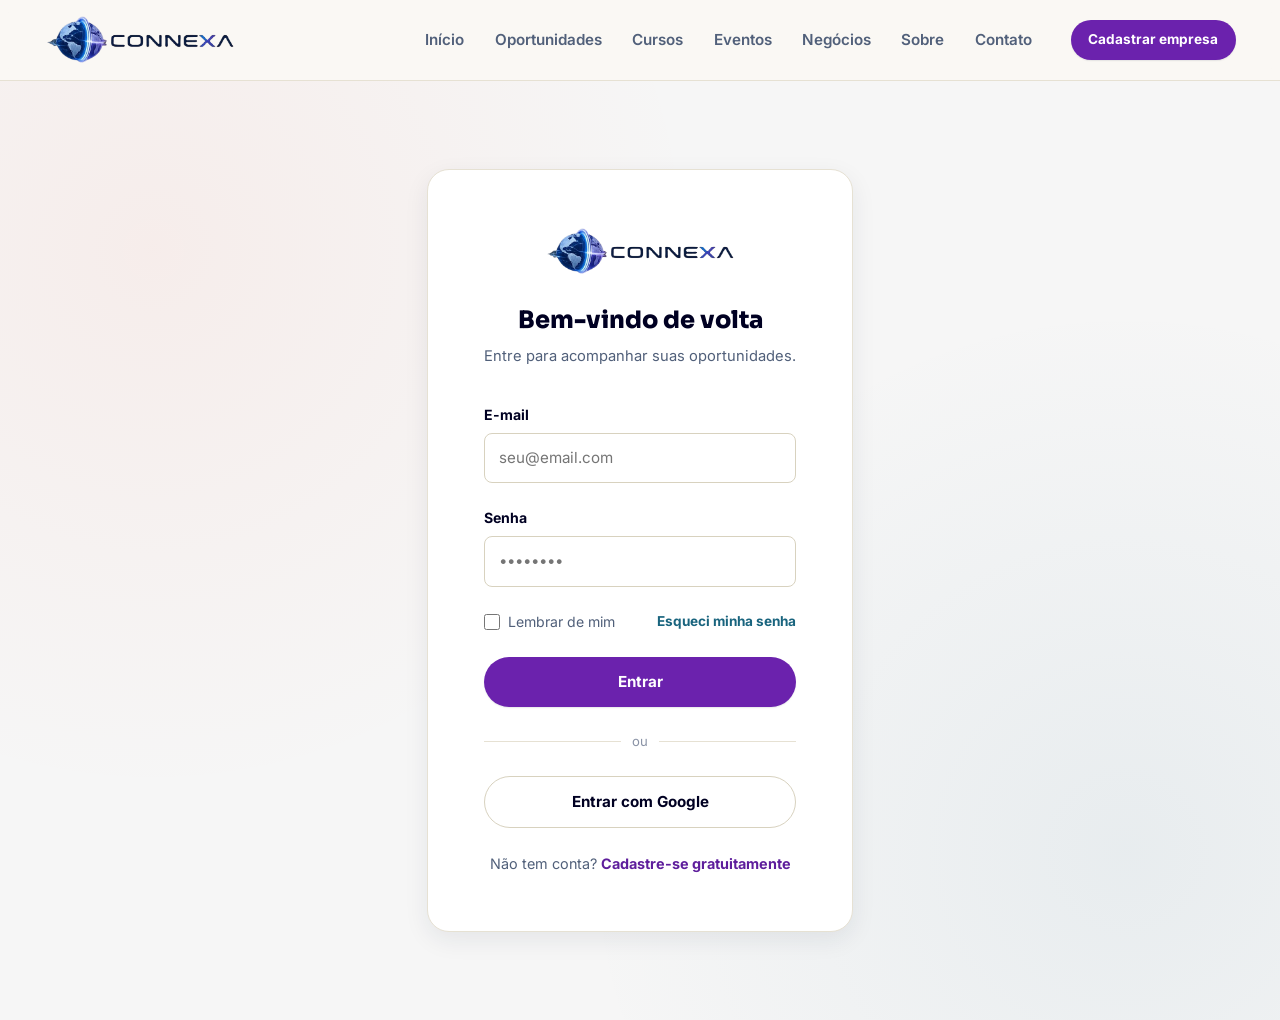
<file: pages/login.html>
<!DOCTYPE html>
<html lang="pt-BR">
<head>
<meta charset="UTF-8">
<meta name="viewport" content="width=device-width, initial-scale=1.0">
<title>Entrar — CONNEXA</title>
<link rel="preconnect" href="https://fonts.googleapis.com">
<link href="https://fonts.googleapis.com/css2?family=Sora:wght@600;700;800&family=Inter:wght@400;500;600;700&family=IBM+Plex+Mono:wght@500&display=swap" rel="stylesheet">
<link rel="stylesheet" href="../css/variables.css">
<link rel="stylesheet" href="../css/reset.css">
<link rel="stylesheet" href="../css/layout.css">
<link rel="stylesheet" href="../css/components.css">
<link rel="stylesheet" href="../css/pages.css">
<link rel="stylesheet" href="../css/responsive.css">
</head>
<body>
<a class="skip-link" href="#conteudo">Ir para o conteúdo</a>

<header class="site-header">
  <div class="container site-header-div">
    <a href="index.html" class="brand">
      <img src="../assets/logo.png" alt="Logo do site Connexa">
    </a>
    <nav class="main-nav" id="main-nav" aria-label="Navegação principal">
      <ul class="main-nav__list">
        <li><a href="../index.html">Início</a></li>
        <li><a href="oportunidades.html">Oportunidades</a></li>
        <li><a href="cursos.html">Cursos</a></li>
        <li><a href="eventos.html">Eventos</a></li>
        <li><a href="negocios.html">Negócios</a></li>
        <li><a href="sobre.html">Sobre</a></li>
        <li><a href="contato.html">Contato</a></li>
      </ul>
      <div class="header-actions in-nav">
        <a href="cadastro.html" class="btn btn--primary btn--sm">Cadastrar empresa</a>
      </div>
    </nav>
    
    <button class="nav-toggle" aria-label="Abrir menu" aria-expanded="false" aria-controls="main-nav"><span></span></button>
</header>

<main id="conteudo">
  <div class="auth-shell">
    <div class="auth-card">
      <div class="auth-card__logo brand">
        <img src="../assets/logo.png" alt="">
      </div>
      <h1 class="auth-card__title">Bem-vindo de volta</h1>
      <p class="auth-card__sub">Entre para acompanhar suas oportunidades.</p>

      <form data-form="auth">
        <div class="form-field">
          <label for="login-email">E-mail</label>
          <input type="email" id="login-email" required placeholder="seu@email.com">
        </div>
        <div class="form-field">
          <label for="login-senha">Senha</label>
          <input type="password" id="login-senha" required placeholder="••••••••">
        </div>
        <div class="form-row-between">
          <label class="checkbox-row"><input type="checkbox"> Lembrar de mim</label>
          <a href="#">Esqueci minha senha</a>
        </div>
        <button type="submit" class="btn btn--primary btn--block">Entrar</button>
        <p data-feedback style="display:none; margin-top:1rem; color:var(--color-events); font-weight:600; font-size:0.88rem; text-align:center;"></p>
      </form>

      <div class="auth-card__divider">ou</div>
      <button class="btn btn--ghost btn--block">Entrar com Google</button>

      <p class="auth-card__foot">Não tem conta? <a href="cadastro.html">Cadastre-se gratuitamente</a></p>
    </div>
  </div>
</main>

<script src="../js/main.js"></script>
<script src="../js/pages.js"></script>
</body>
</html>
</file>
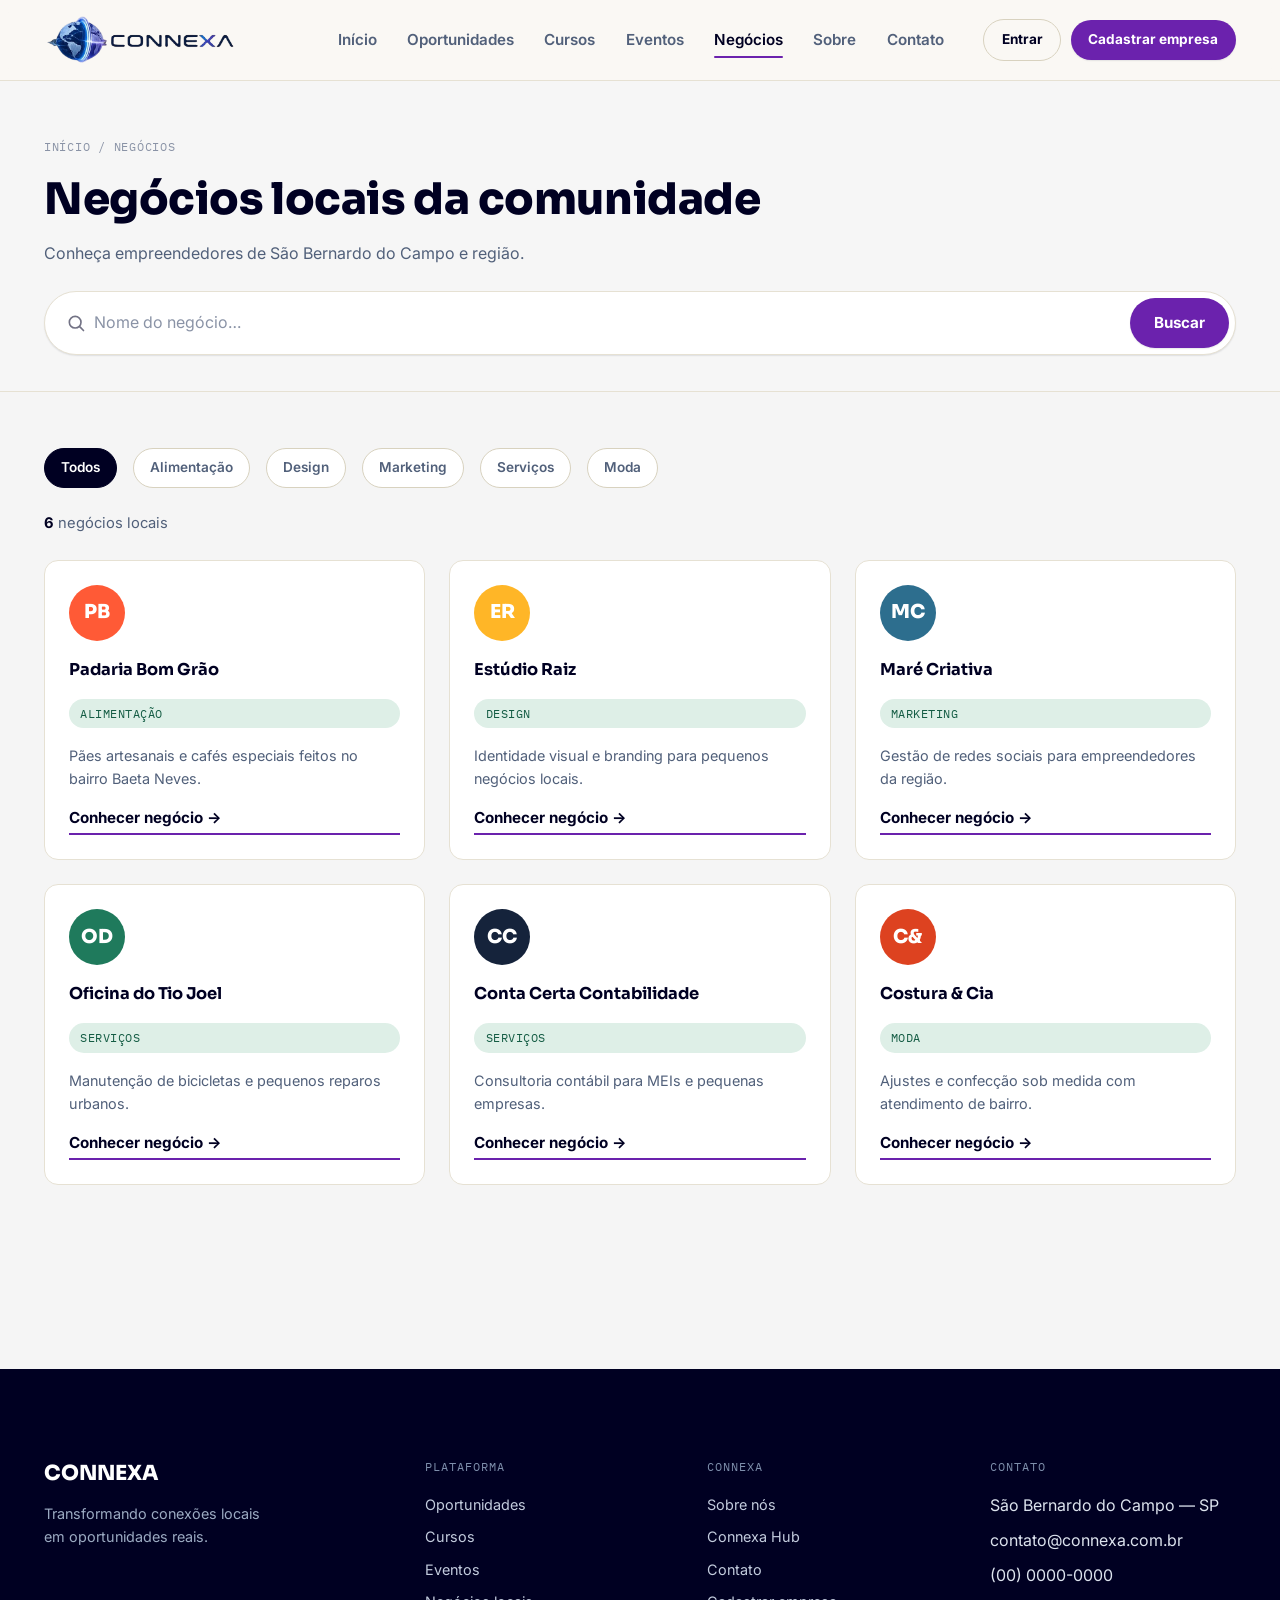
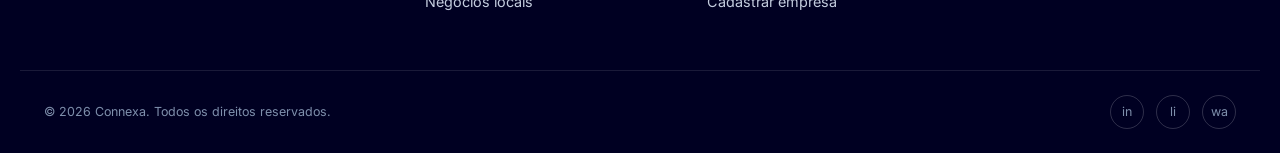
<file: pages/negocios.html>
<!DOCTYPE html>
<html lang="pt-BR">
<head>
<meta charset="UTF-8">
<meta name="viewport" content="width=device-width, initial-scale=1.0">
<title>Negócios Locais — CONNEXA</title>
<meta name="description" content="Descubra empreendedores e negócios locais de São Bernardo do Campo.">
<link rel="preconnect" href="https://fonts.googleapis.com">
<link href="https://fonts.googleapis.com/css2?family=Sora:wght@600;700;800&family=Inter:wght@400;500;600;700&family=IBM+Plex+Mono:wght@500&display=swap" rel="stylesheet">
<link rel="stylesheet" href="../css/variables.css">
<link rel="stylesheet" href="../css/reset.css">
<link rel="stylesheet" href="../css/layout.css">
<link rel="stylesheet" href="../css/components.css">
<link rel="stylesheet" href="../css/pages.css">
<link rel="stylesheet" href="../css/responsive.css">
</head>
<body>
<a class="skip-link" href="#conteudo">Ir para o conteúdo</a>

<header class="site-header">
  <div class="container site-header-div">
    <a href="index.html" class="brand">
      <img src="../assets/logo.png" alt="Logo do site Connexa">
    </a>
    <nav class="main-nav" id="main-nav" aria-label="Navegação principal">
      <ul class="main-nav__list">
        <li><a href="../index.html">Início</a></li>
        <li><a href="oportunidades.html">Oportunidades</a></li>
        <li><a href="cursos.html">Cursos</a></li>
        <li><a href="eventos.html">Eventos</a></li>
        <li><a href="negocios.html" aria-current="page">Negócios</a></li>
        <li><a href="sobre.html">Sobre</a></li>
        <li><a href="contato.html">Contato</a></li>
      </ul>
      <div class="header-actions in-nav">
        <a href="login.html" class="btn btn--ghost btn--sm">Entrar</a>
        <a href="cadastro.html" class="btn btn--primary btn--sm">Cadastrar empresa</a>
      </div>
    </nav>
    
    <button class="nav-toggle" aria-label="Abrir menu" aria-expanded="false" aria-controls="main-nav"><span></span></button>
  </div>
</header>

<main id="conteudo">

  <section class="page-header">
    <div class="container">
      <p class="page-header__crumb"><a href="../index.html">Início</a> / Negócios</p>
      <h1 class="page-header__title">Negócios locais da comunidade</h1>
      <p class="page-header__desc">Conheça empreendedores de São Bernardo do Campo e região.</p>

      <form class="search-bar search-bar--page" onsubmit="event.preventDefault();">
        <svg viewBox="0 0 24 24" fill="none" stroke="currentColor" stroke-width="2" stroke-linecap="round"><circle cx="11" cy="11" r="7"/><path d="m21 21-4.3-4.3"/></svg>
        <input type="text" data-search="negocios" placeholder="Nome do negócio…" aria-label="Buscar negócios">
        <button type="submit" class="btn btn--primary">Buscar</button>
      </form>
    </div>
  </section>

  <section class="section section--tight">
    <div class="container">
      <div class="search-toolbar">
        <button class="filter-chip is-active" data-chip="categoria-negocio" data-value="todos">Todos</button>
        <button class="filter-chip" data-chip="categoria-negocio" data-value="Alimentação">Alimentação</button>
        <button class="filter-chip" data-chip="categoria-negocio" data-value="Design">Design</button>
        <button class="filter-chip" data-chip="categoria-negocio" data-value="Marketing">Marketing</button>
        <button class="filter-chip" data-chip="categoria-negocio" data-value="Serviços">Serviços</button>
        <button class="filter-chip" data-chip="categoria-negocio" data-value="Moda">Moda</button>
      </div>

      <div class="listing__results-head">
        <p class="listing__count" data-count="negocios"><strong>6</strong> negócios locais</p>
      </div>

      <div class="grid grid--3" data-grid="negocios"></div>
    </div>
  </section>

</main>

<footer class="site-footer">
  <div class="container site-footer__top">
    <div>
      <div class="site-footer__brand">CONNEXA</div>
      <p class="site-footer__tagline">Transformando conexões locais em oportunidades reais.</p>
    </div>
    <div>
      <div class="site-footer__heading">Plataforma</div>
      <div class="site-footer__list">
        <a href="oportunidades.html">Oportunidades</a>
        <a href="cursos.html">Cursos</a>
        <a href="eventos.html">Eventos</a>
        <a href="negocios.html">Negócios locais</a>
      </div>
    </div>
    <div>
      <div class="site-footer__heading">Connexa</div>
      <div class="site-footer__list">
        <a href="sobre.html">Sobre nós</a>
        <a href="sobre.html#hub">Connexa Hub</a>
        <a href="contato.html">Contato</a>
        <a href="cadastro.html">Cadastrar empresa</a>
      </div>
    </div>
    <div>
      <div class="site-footer__heading">Contato</div>
      <div class="site-footer__list">
        <span>São Bernardo do Campo — SP</span>
        <span>contato@connexa.com.br</span>
        <span>(00) 0000-0000</span>
      </div>
    </div>
  </div>
  <div class="container site-footer__bottom">
    <span>© <span data-year></span> Connexa. Todos os direitos reservados.</span>
    <div class="site-footer__social">
      <a href="#" aria-label="Instagram">in</a>
      <a href="#" aria-label="LinkedIn">li</a>
      <a href="#" aria-label="WhatsApp">wa</a>
    </div>
  </div>
</footer>

<script src="../js/data.js"></script>
<script src="../js/main.js"></script>
<script src="../js/pages.js"></script>
</body>
</html>
</file>
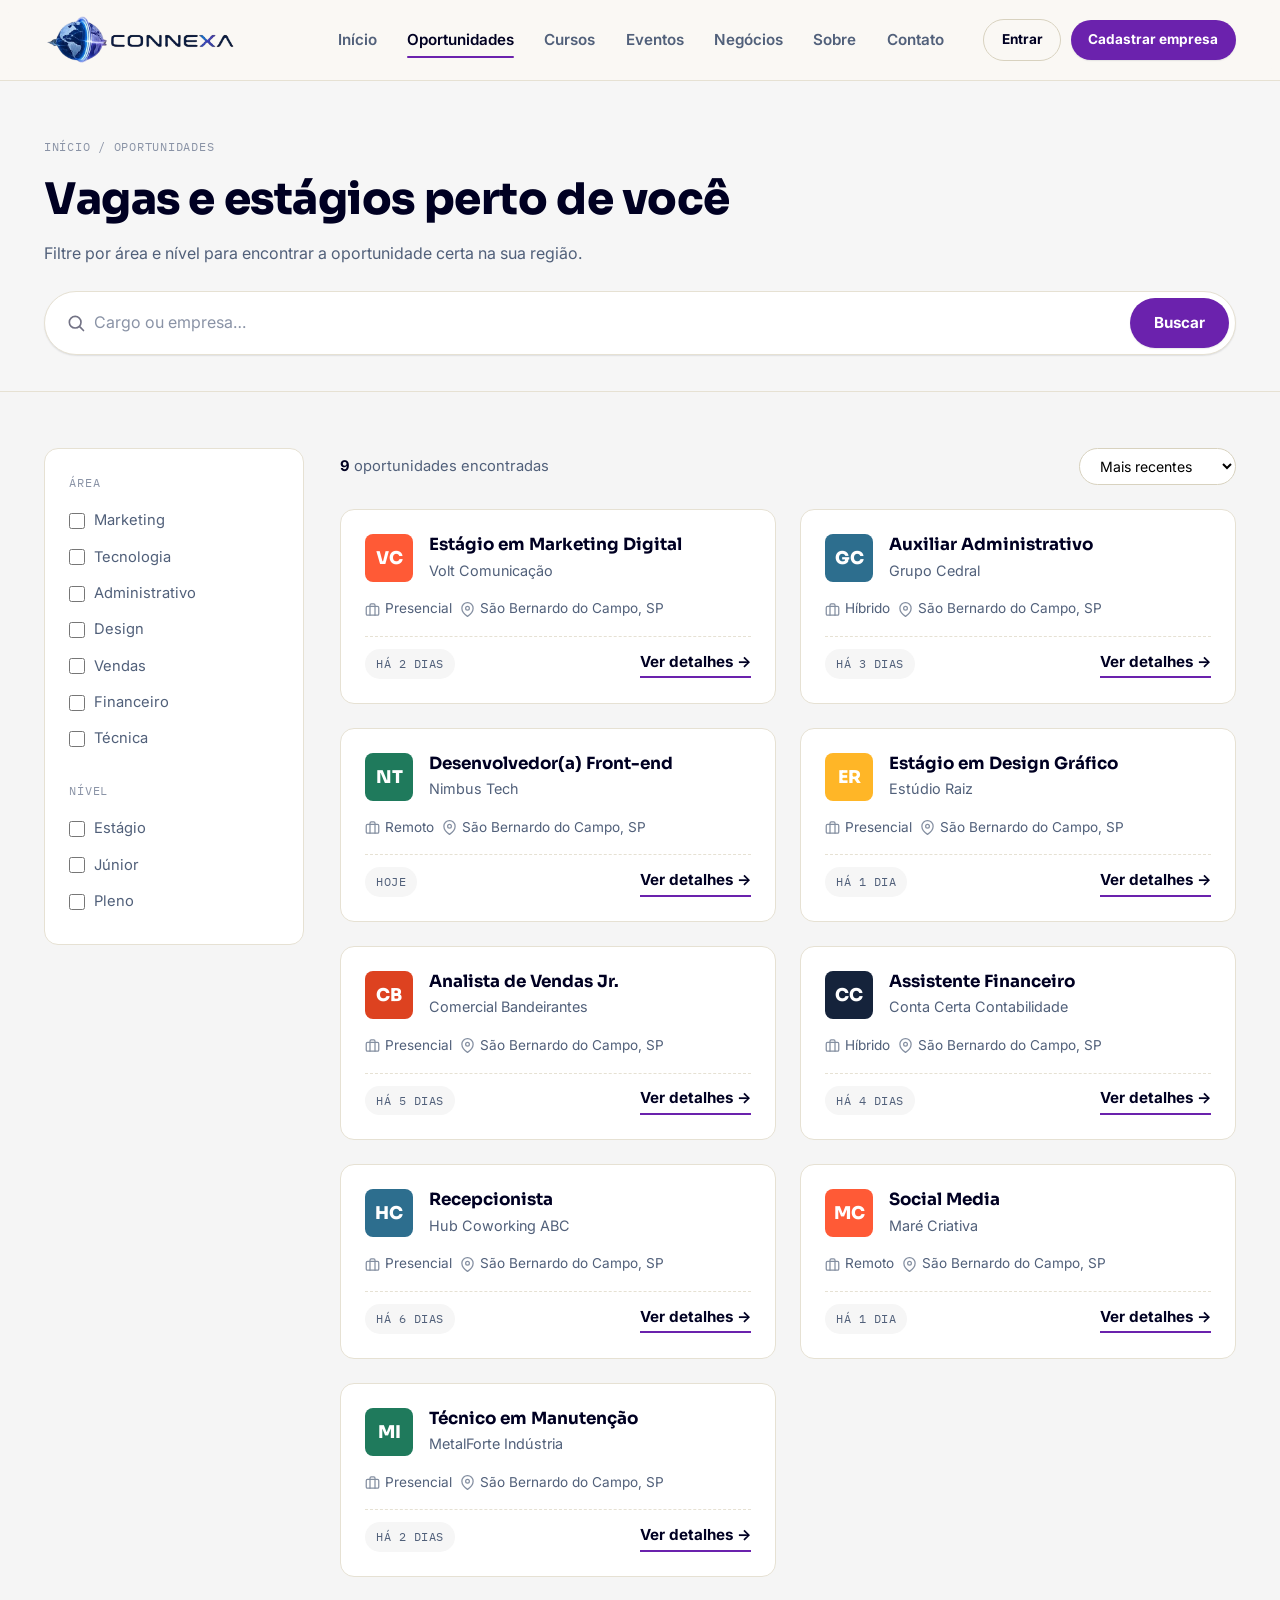
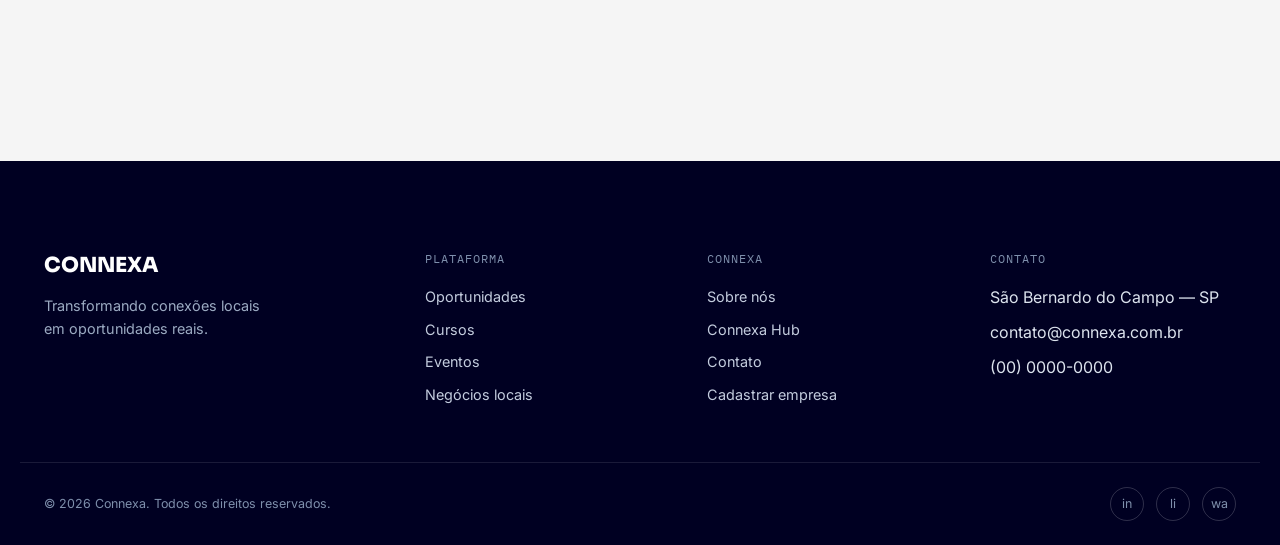
<file: pages/oportunidades.html>
<!DOCTYPE html>
<html lang="pt-BR">
<head>
<meta charset="UTF-8">
<meta name="viewport" content="width=device-width, initial-scale=1.0">
<title>Oportunidades — CONNEXA</title>
<meta name="description" content="Vagas e estágios disponíveis em São Bernardo do Campo e região.">
<link rel="preconnect" href="https://fonts.googleapis.com">
<link href="https://fonts.googleapis.com/css2?family=Sora:wght@600;700;800&family=Inter:wght@400;500;600;700&family=IBM+Plex+Mono:wght@500&display=swap" rel="stylesheet">
<link rel="stylesheet" href="../css/variables.css">
<link rel="stylesheet" href="../css/reset.css">
<link rel="stylesheet" href="../css/layout.css">
<link rel="stylesheet" href="../css/components.css">
<link rel="stylesheet" href="../css/pages.css">
<link rel="stylesheet" href="../css/responsive.css">
</head>
<body>
<a class="skip-link" href="#conteudo">Ir para o conteúdo</a>

<header class="site-header">
  <div class="container site-header-div">
    <a href="index.html" class="brand">
      <img src="../assets/logo.png" alt="Logo do site Connexa">
    </a>
    <nav class="main-nav" id="main-nav" aria-label="Navegação principal">
      <ul class="main-nav__list">
        <li><a href="../index.html">Início</a></li>
        <li><a href="oportunidades.html" aria-current="page">Oportunidades</a></li>
        <li><a href="cursos.html">Cursos</a></li>
        <li><a href="eventos.html">Eventos</a></li>
        <li><a href="negocios.html">Negócios</a></li>
        <li><a href="sobre.html">Sobre</a></li>
        <li><a href="contato.html">Contato</a></li>
      </ul>
      <div class="header-actions in-nav">
        <a href="login.html" class="btn btn--ghost btn--sm">Entrar</a>
        <a href="cadastro.html" class="btn btn--primary btn--sm">Cadastrar empresa</a>
      </div>
    </nav>
    
    <button class="nav-toggle" aria-label="Abrir menu" aria-expanded="false" aria-controls="main-nav"><span></span></button>
  </div>
</header>

<main id="conteudo">

  <section class="page-header">
    <div class="container">
      <p class="page-header__crumb"><a href="../index.html">Início</a> / Oportunidades</p>
      <h1 class="page-header__title">Vagas e estágios perto de você</h1>
      <p class="page-header__desc">Filtre por área e nível para encontrar a oportunidade certa na sua região.</p>

      <form class="search-bar search-bar--page" onsubmit="event.preventDefault();">
        <svg viewBox="0 0 24 24" fill="none" stroke="currentColor" stroke-width="2" stroke-linecap="round"><circle cx="11" cy="11" r="7"/><path d="m21 21-4.3-4.3"/></svg>
        <input type="text" data-search="vagas" placeholder="Cargo ou empresa…" aria-label="Buscar vagas">
        <button type="submit" class="btn btn--primary">Buscar</button>
      </form>
    </div>
  </section>

  <section class="section section--tight">
    <div class="container">
      <div class="listing">

        <aside class="filters">
          <div class="filters__group">
            <p class="filters__title">Área</p>
            <label class="filters__option"><input type="checkbox" data-filter="area" value="marketing"> Marketing</label>
            <label class="filters__option"><input type="checkbox" data-filter="area" value="tecnologia"> Tecnologia</label>
            <label class="filters__option"><input type="checkbox" data-filter="area" value="administrativo"> Administrativo</label>
            <label class="filters__option"><input type="checkbox" data-filter="area" value="design"> Design</label>
            <label class="filters__option"><input type="checkbox" data-filter="area" value="vendas"> Vendas</label>
            <label class="filters__option"><input type="checkbox" data-filter="area" value="financeiro"> Financeiro</label>
            <label class="filters__option"><input type="checkbox" data-filter="area" value="tecnica"> Técnica</label>
          </div>
          <div class="filters__group">
            <p class="filters__title">Nível</p>
            <label class="filters__option"><input type="checkbox" data-filter="nivel" value="estagio"> Estágio</label>
            <label class="filters__option"><input type="checkbox" data-filter="nivel" value="junior"> Júnior</label>
            <label class="filters__option"><input type="checkbox" data-filter="nivel" value="pleno"> Pleno</label>
          </div>
        </aside>

        <div>
          <div class="listing__results-head">
            <p class="listing__count" data-count="vagas"><strong>9</strong> oportunidades encontradas</p>
            <select class="sort-select" aria-label="Ordenar por">
              <option>Mais recentes</option>
              <option>Mais relevantes</option>
            </select>
          </div>
          <div class="grid grid--2" data-grid="vagas"></div>
        </div>

      </div>
    </div>
  </section>

</main>

<footer class="site-footer">
  <div class="container site-footer__top">
    <div>
      <div class="site-footer__brand">CONNEXA</div>
      <p class="site-footer__tagline">Transformando conexões locais em oportunidades reais.</p>
    </div>
    <div>
      <div class="site-footer__heading">Plataforma</div>
      <div class="site-footer__list">
        <a href="oportunidades.html">Oportunidades</a>
        <a href="cursos.html">Cursos</a>
        <a href="eventos.html">Eventos</a>
        <a href="negocios.html">Negócios locais</a>
      </div>
    </div>
    <div>
      <div class="site-footer__heading">Connexa</div>
      <div class="site-footer__list">
        <a href="sobre.html">Sobre nós</a>
        <a href="sobre.html#hub">Connexa Hub</a>
        <a href="contato.html">Contato</a>
        <a href="cadastro.html">Cadastrar empresa</a>
      </div>
    </div>
    <div>
      <div class="site-footer__heading">Contato</div>
      <div class="site-footer__list">
        <span>São Bernardo do Campo — SP</span>
        <span>contato@connexa.com.br</span>
        <span>(00) 0000-0000</span>
      </div>
    </div>
  </div>
  <div class="container site-footer__bottom">
    <span>© <span data-year></span> Connexa. Todos os direitos reservados.</span>
    <div class="site-footer__social">
      <a href="#" aria-label="Instagram">in</a>
      <a href="#" aria-label="LinkedIn">li</a>
      <a href="#" aria-label="WhatsApp">wa</a>
    </div>
  </div>
</footer>

<script src="../js/data.js"></script>
<script src="../js/main.js"></script>
<script src="../js/pages.js"></script>
</body>
</html>
</file>
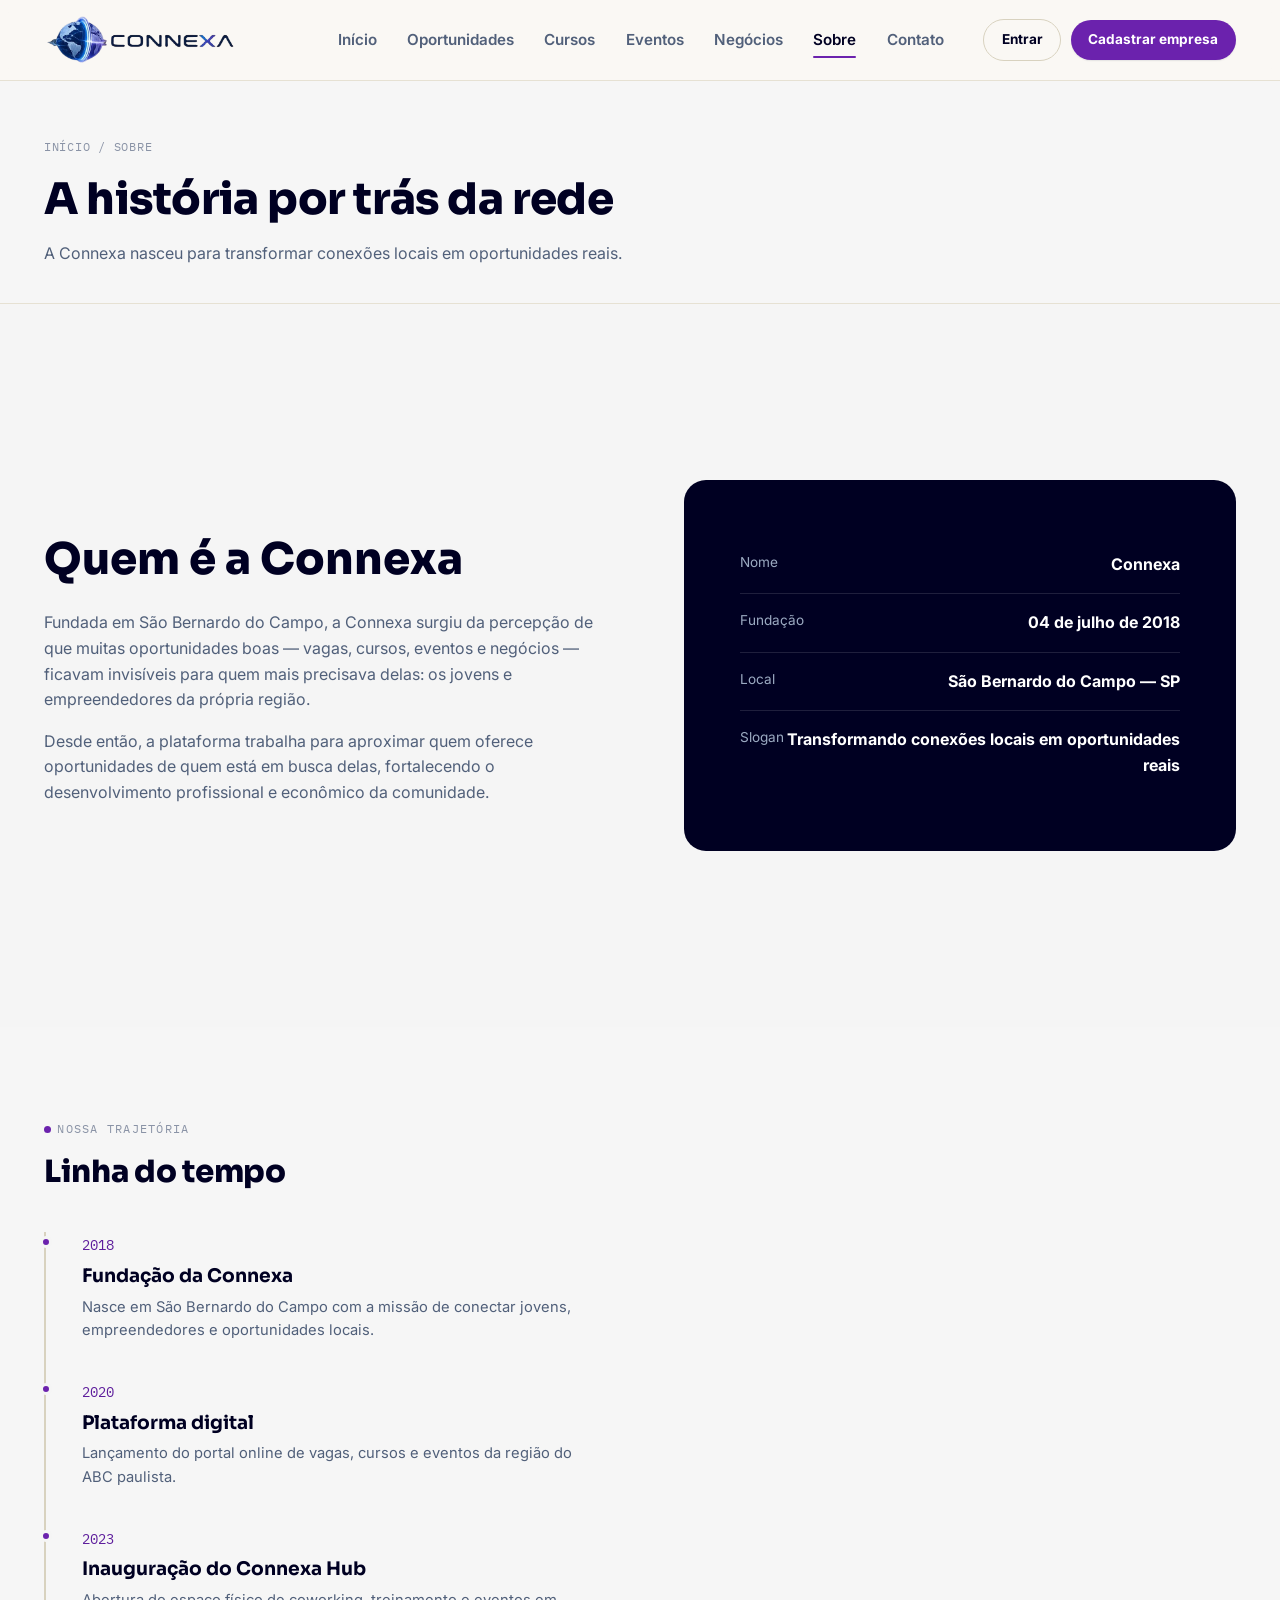
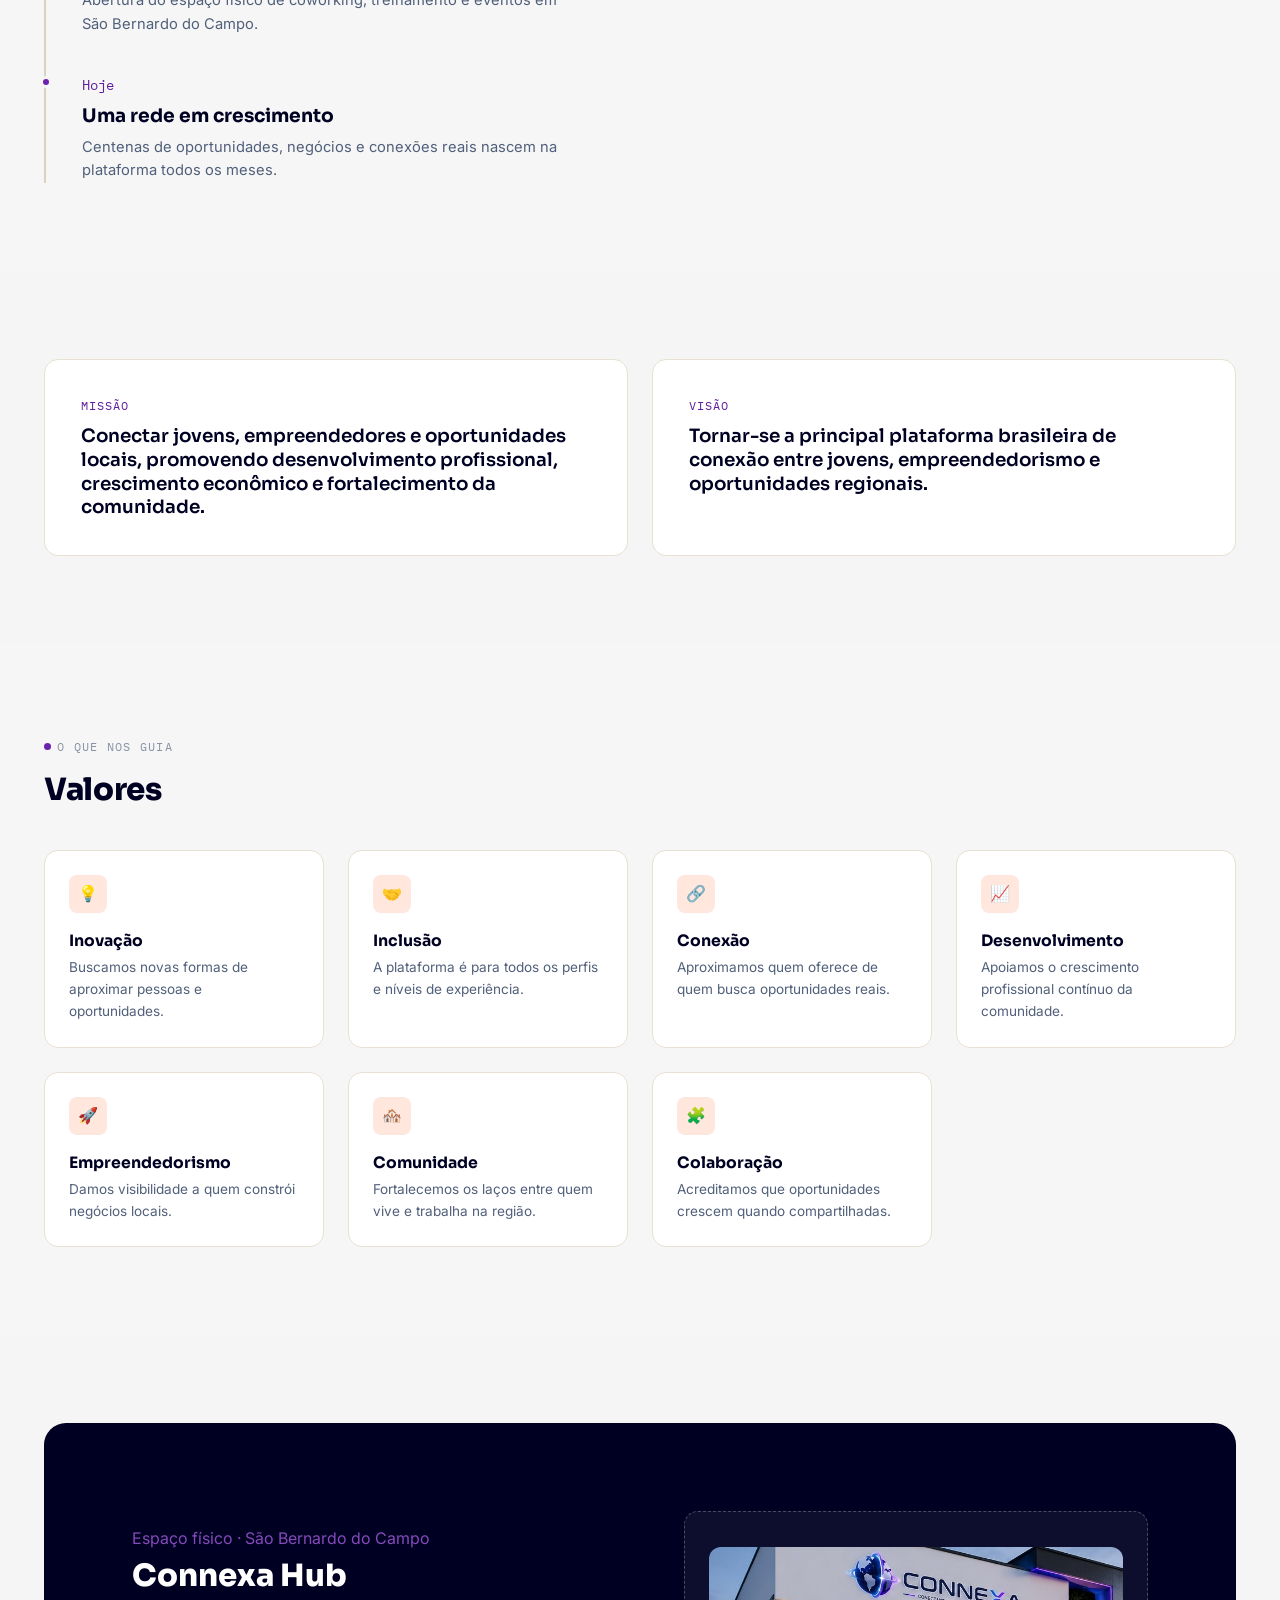
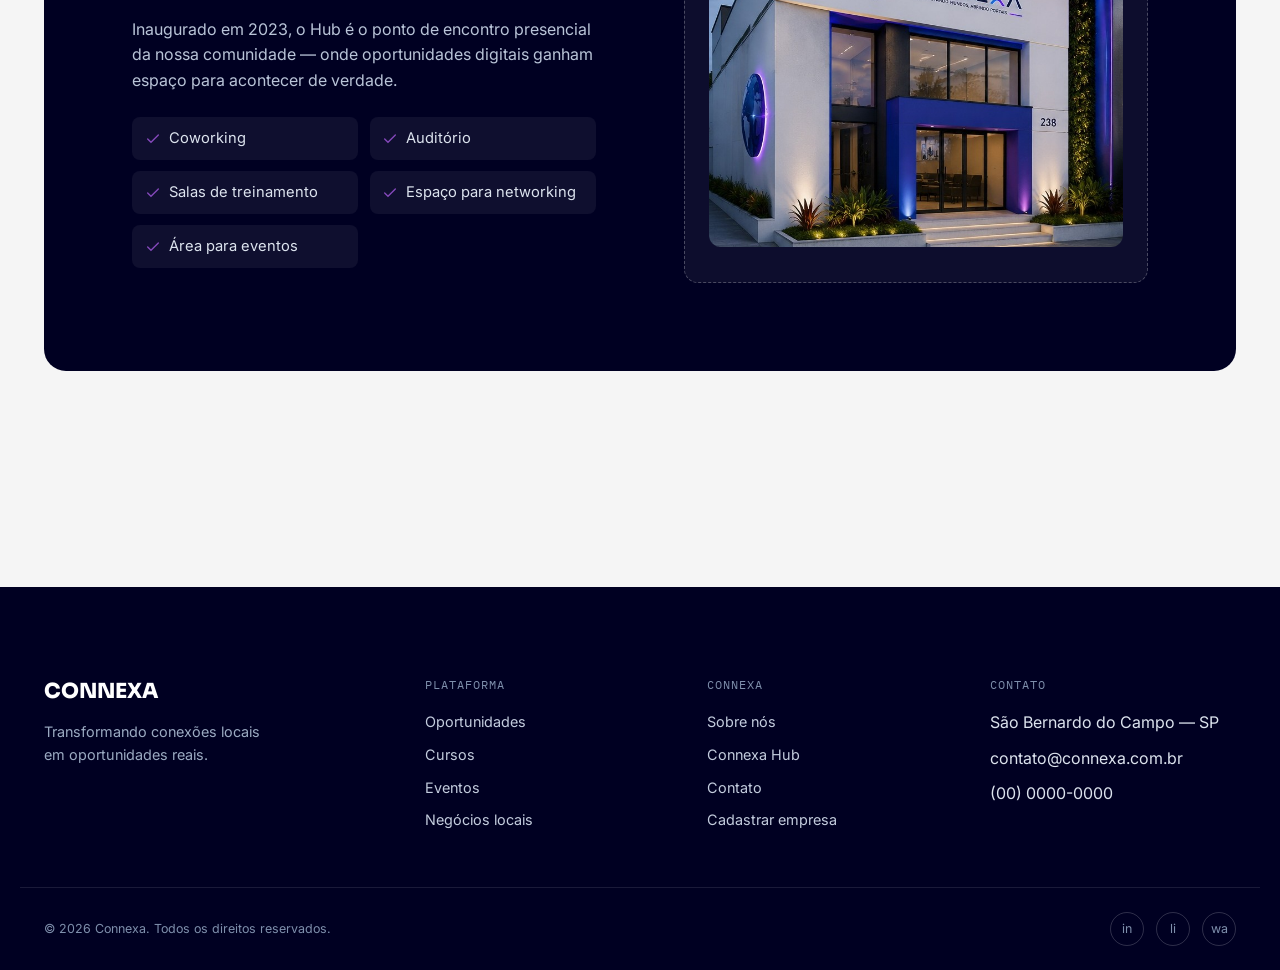
<file: pages/sobre.html>
<!DOCTYPE html>
<html lang="pt-BR">
<head>
<meta charset="UTF-8">
<meta name="viewport" content="width=device-width, initial-scale=1.0">
<title>Sobre — CONNEXA</title>
<meta name="description" content="Conheça a história, missão, visão, valores e o Connexa Hub.">
<link rel="preconnect" href="https://fonts.googleapis.com">
<link href="https://fonts.googleapis.com/css2?family=Sora:wght@600;700;800&family=Inter:wght@400;500;600;700&family=IBM+Plex+Mono:wght@500&display=swap" rel="stylesheet">
<link rel="stylesheet" href="../css/variables.css">
<link rel="stylesheet" href="../css/reset.css">
<link rel="stylesheet" href="../css/layout.css">
<link rel="stylesheet" href="../css/components.css">
<link rel="stylesheet" href="../css/pages.css">
<link rel="stylesheet" href="../css/responsive.css">
</head>
<body>
<a class="skip-link" href="#conteudo">Ir para o conteúdo</a>

<header class="site-header">
  <div class="container site-header-div">
    <a href="index.html" class="brand">
      <img src="../assets/logo.png" alt="Logo do site Connexa">
    </a>
    <nav class="main-nav" id="main-nav" aria-label="Navegação principal">
      <ul class="main-nav__list">
        <li><a href="../index.html">Início</a></li>
        <li><a href="oportunidades.html">Oportunidades</a></li>
        <li><a href="cursos.html">Cursos</a></li>
        <li><a href="eventos.html">Eventos</a></li>
        <li><a href="negocios.html">Negócios</a></li>
        <li><a href="sobre.html" aria-current="page">Sobre</a></li>
        <li><a href="contato.html">Contato</a></li>
      </ul>
      <div class="header-actions in-nav">
        <a href="login.html" class="btn btn--ghost btn--sm">Entrar</a>
        <a href="cadastro.html" class="btn btn--primary btn--sm">Cadastrar empresa</a>
      </div>
    </nav>
    
    <button class="nav-toggle" aria-label="Abrir menu" aria-expanded="false" aria-controls="main-nav"><span></span></button>
  </div>
</header>

<main id="conteudo">

  <section class="page-header">
    <div class="container">
      <p class="page-header__crumb"><a href="../index.html">Início</a> / Sobre</p>
      <h1 class="page-header__title">A história por trás da rede</h1>
      <p class="page-header__desc">A Connexa nasceu para transformar conexões locais em oportunidades reais.</p>
    </div>
  </section>

  <section class="section">
    <div class="container about-hero">
      <div class="about-hero__text">
        <h2 class="about-hero__title">Quem é a Connexa</h2>
        <p>Fundada em São Bernardo do Campo, a Connexa surgiu da percepção de que muitas oportunidades boas — vagas, cursos, eventos e negócios — ficavam invisíveis para quem mais precisava delas: os jovens e empreendedores da própria região.</p>
        <p>Desde então, a plataforma trabalha para aproximar quem oferece oportunidades de quem está em busca delas, fortalecendo o desenvolvimento profissional e econômico da comunidade.</p>
      </div>
      <div class="founding-card">
        <div class="founding-card__row"><span class="founding-card__label">Nome</span><span class="founding-card__value">Connexa</span></div>
        <div class="founding-card__row"><span class="founding-card__label">Fundação</span><span class="founding-card__value">04 de julho de 2018</span></div>
        <div class="founding-card__row"><span class="founding-card__label">Local</span><span class="founding-card__value">São Bernardo do Campo — SP</span></div>
        <div class="founding-card__row"><span class="founding-card__label">Slogan</span><span class="founding-card__value">Transformando conexões locais em oportunidades reais</span></div>
      </div>
    </div>
  </section>

  <section class="section section--alt">
    <div class="container">
      <div class="section__head">
        <div>
          <span class="section__eyebrow">Nossa trajetória</span>
          <h2 class="section__title">Linha do tempo</h2>
        </div>
      </div>
      <div class="timeline">
        <div class="timeline__item">
          <span class="timeline__year">2018</span>
          <h3 class="timeline__title">Fundação da Connexa</h3>
          <p class="timeline__text">Nasce em São Bernardo do Campo com a missão de conectar jovens, empreendedores e oportunidades locais.</p>
        </div>
        <div class="timeline__item">
          <span class="timeline__year">2020</span>
          <h3 class="timeline__title">Plataforma digital</h3>
          <p class="timeline__text">Lançamento do portal online de vagas, cursos e eventos da região do ABC paulista.</p>
        </div>
        <div class="timeline__item">
          <span class="timeline__year">2023</span>
          <h3 class="timeline__title">Inauguração do Connexa Hub</h3>
          <p class="timeline__text">Abertura do espaço físico de coworking, treinamento e eventos em São Bernardo do Campo.</p>
        </div>
        <div class="timeline__item">
          <span class="timeline__year">Hoje</span>
          <h3 class="timeline__title">Uma rede em crescimento</h3>
          <p class="timeline__text">Centenas de oportunidades, negócios e conexões reais nascem na plataforma todos os meses.</p>
        </div>
      </div>
    </div>
  </section>

  <section class="section">
    <div class="container">
      <div class="mvv-grid">
        <div class="mvv-card">
          <p class="mvv-card__label">Missão</p>
          <p class="mvv-card__text">Conectar jovens, empreendedores e oportunidades locais, promovendo desenvolvimento profissional, crescimento econômico e fortalecimento da comunidade.</p>
        </div>
        <div class="mvv-card">
          <p class="mvv-card__label">Visão</p>
          <p class="mvv-card__text">Tornar-se a principal plataforma brasileira de conexão entre jovens, empreendedorismo e oportunidades regionais.</p>
        </div>
      </div>
    </div>
  </section>

  <section class="section section--alt">
    <div class="container">
      <div class="section__head">
        <div>
          <span class="section__eyebrow">O que nos guia</span>
          <h2 class="section__title">Valores</h2>
        </div>
      </div>
      <div class="values-grid">
        <div class="value-card"><div class="value-card__icon">💡</div><h3 class="value-card__title">Inovação</h3><p class="value-card__desc">Buscamos novas formas de aproximar pessoas e oportunidades.</p></div>
        <div class="value-card"><div class="value-card__icon">🤝</div><h3 class="value-card__title">Inclusão</h3><p class="value-card__desc">A plataforma é para todos os perfis e níveis de experiência.</p></div>
        <div class="value-card"><div class="value-card__icon">🔗</div><h3 class="value-card__title">Conexão</h3><p class="value-card__desc">Aproximamos quem oferece de quem busca oportunidades reais.</p></div>
        <div class="value-card"><div class="value-card__icon">📈</div><h3 class="value-card__title">Desenvolvimento</h3><p class="value-card__desc">Apoiamos o crescimento profissional contínuo da comunidade.</p></div>
        <div class="value-card"><div class="value-card__icon">🚀</div><h3 class="value-card__title">Empreendedorismo</h3><p class="value-card__desc">Damos visibilidade a quem constrói negócios locais.</p></div>
        <div class="value-card"><div class="value-card__icon">🏘️</div><h3 class="value-card__title">Comunidade</h3><p class="value-card__desc">Fortalecemos os laços entre quem vive e trabalha na região.</p></div>
        <div class="value-card"><div class="value-card__icon">🧩</div><h3 class="value-card__title">Colaboração</h3><p class="value-card__desc">Acreditamos que oportunidades crescem quando compartilhadas.</p></div>
      </div>
    </div>
  </section>

  <section class="section" id="hub">
    <div class="container">
      <div class="hub">
        <div>
          <span class="hero__eyebrow" style="color:#8549BB">Espaço físico · São Bernardo do Campo</span>
          <h2 class="hub__title">Connexa Hub</h2>
          <p class="hub__desc">Inaugurado em 2023, o Hub é o ponto de encontro presencial da nossa comunidade — onde oportunidades digitais ganham espaço para acontecer de verdade.</p>
          <ul class="hub__list">
            <li><svg viewBox="0 0 24 24" fill="none" stroke="currentColor" stroke-width="2" stroke-linecap="round"><polyline points="20 6 9 17 4 12"/></svg> Coworking</li>
            <li><svg viewBox="0 0 24 24" fill="none" stroke="currentColor" stroke-width="2" stroke-linecap="round"><polyline points="20 6 9 17 4 12"/></svg> Auditório</li>
            <li><svg viewBox="0 0 24 24" fill="none" stroke="currentColor" stroke-width="2" stroke-linecap="round"><polyline points="20 6 9 17 4 12"/></svg> Salas de treinamento</li>
            <li><svg viewBox="0 0 24 24" fill="none" stroke="currentColor" stroke-width="2" stroke-linecap="round"><polyline points="20 6 9 17 4 12"/></svg> Espaço para networking</li>
            <li><svg viewBox="0 0 24 24" fill="none" stroke="currentColor" stroke-width="2" stroke-linecap="round"><polyline points="20 6 9 17 4 12"/></svg> Área para eventos</li>
          </ul>
        </div>
        <div class="hub__map">
          <img
            src="../assets/img/connexa-hub.jpeg"
            alt="São Bernardo do Campo"
            class="hub__map-image">
        </div>
      </div>
    </div>
  </section>

</main>

<footer class="site-footer">
  <div class="container site-footer__top">
    <div>
      <div class="site-footer__brand">CONNEXA</div>
      <p class="site-footer__tagline">Transformando conexões locais em oportunidades reais.</p>
    </div>
    <div>
      <div class="site-footer__heading">Plataforma</div>
      <div class="site-footer__list">
        <a href="oportunidades.html">Oportunidades</a>
        <a href="cursos.html">Cursos</a>
        <a href="eventos.html">Eventos</a>
        <a href="negocios.html">Negócios locais</a>
      </div>
    </div>
    <div>
      <div class="site-footer__heading">Connexa</div>
      <div class="site-footer__list">
        <a href="sobre.html">Sobre nós</a>
        <a href="sobre.html#hub">Connexa Hub</a>
        <a href="contato.html">Contato</a>
        <a href="cadastro.html">Cadastrar empresa</a>
      </div>
    </div>
    <div>
      <div class="site-footer__heading">Contato</div>
      <div class="site-footer__list">
        <span>São Bernardo do Campo — SP</span>
        <span>contato@connexa.com.br</span>
        <span>(00) 0000-0000</span>
      </div>
    </div>
  </div>
  <div class="container site-footer__bottom">
    <span>© <span data-year></span> Connexa. Todos os direitos reservados.</span>
    <div class="site-footer__social">
      <a href="#" aria-label="Instagram">in</a>
      <a href="#" aria-label="LinkedIn">li</a>
      <a href="#" aria-label="WhatsApp">wa</a>
    </div>
  </div>
</footer>

<script src="../js/main.js"></script>
</body>
</html>
</file>
<file: css/variables.css>
/* ============================================
   CONNEXA — DESIGN TOKENS
   Paleta inspirada em mural comunitário: base
   clara e calma, acento coral para oportunidade,
   âmbar para formação e verde para negócios locais.
   ============================================ */

:root {
  /* ---- Cor: base ---- */
  --color-bg:           #F5F5F5;
  --color-bg-alt:       #F6F6F6;
  --color-surface:      #FFFFFF;
  --color-ink:          #000022;
  --color-ink-soft:     #51607A;
  --color-ink-faint:    #8A93A6;
  --color-line:         #E6E1D3;
  --color-line-strong:  #D8D2BF;

  /* ---- Cor: acentos ---- */
  --color-primary:       #6B22AD; /* oportunidades / CTA principal */
  --color-primary-dark:  #5E1E9C;
  --color-primary-soft:  #FFE7DE;

  --color-secondary:      #98DFEA; /* cursos / formação */
  --color-secondary-dark: #59A2B4;
  --color-secondary-soft: #DEF1F4;

  --color-events:       #19647E; /* eventos */
  --color-events-dark:  #0D3250;
  --color-events-soft:  #DDEAF1;

  --color-local:        #1F7A5C; /* negócios locais */
  --color-local-dark:   #145C44;
  --color-local-soft:   #DEEFE7;

  --color-node:         #15233B; /* grafismo de rede/conexão */

  /* ---- Estado ---- */
  --color-focus:    #2D6E8E;
  --color-error:    #C23B2F;
  --color-success:  #1F7A5C;

  /* ---- Tipografia ---- */
  --font-display: 'Sora', 'Segoe UI', sans-serif;
  --font-body:    'Inter', 'Segoe UI', sans-serif;
  --font-mono:    'IBM Plex Mono', 'Courier New', monospace;

  --fs-display-xl: clamp(2.4rem, 5vw, 4rem);
  --fs-display-lg: clamp(1.9rem, 3.4vw, 2.8rem);
  --fs-display-md: clamp(1.5rem, 2.4vw, 2.05rem);
  --fs-display-sm: 1.25rem;
  --fs-body-lg:    1.125rem;
  --fs-body:       1rem;
  --fs-body-sm:    0.9rem;
  --fs-caption:    0.78rem;

  --lh-tight: 1.1;
  --lh-snug:  1.3;
  --lh-normal: 1.6;

  /* ---- Espaçamento ---- */
  --space-3xs: 0.25rem;
  --space-2xs: 0.5rem;
  --space-xs:  0.75rem;
  --space-sm:  1rem;
  --space-md:  1.5rem;
  --space-lg:  2.25rem;
  --space-xl:  3.5rem;
  --space-2xl: 5.5rem;
  --space-3xl: 8rem;

  /* ---- Layout ---- */
  --container-max: 1240px;
  --container-pad: 1.5rem;
  --radius-sm: 8px;
  --radius-md: 14px;
  --radius-lg: 22px;
  --radius-pill: 999px;

  /* ---- Sombra ---- */
  --shadow-sm: 0 1px 2px rgba(21, 35, 59, 0.06), 0 1px 1px rgba(21, 35, 59, 0.04);
  --shadow-md: 0 8px 24px rgba(21, 35, 59, 0.08);
  --shadow-lg: 0 20px 48px rgba(21, 35, 59, 0.14);

  /* ---- Movimento ---- */
  --ease-out: cubic-bezier(0.16, 1, 0.3, 1);
  --dur-fast: 150ms;
  --dur-base: 280ms;
  --dur-slow: 520ms;
}
</file>
<file: css/layout.css>
/* ============================================
   CONNEXA — LAYOUT
   ============================================ */

.container {
  width: 100%;
  max-width: var(--container-max);
  margin-inline: auto;
  padding-inline: var(--container-pad);
}

main { display: block; }

/* ---------- Header ---------- */

.site-header {
  position: sticky;
  top: 0;
  z-index: 100;
  background: rgba(250, 248, 243, 0.92);
  backdrop-filter: blur(10px);
  border-bottom: 1px solid var(--color-line);
}

.site-header-div {
  display: flex;
  align-items: center;
  justify-content: space-between;
  gap: var(--space-md);
  padding-block: 0.9rem;
}

.brand img{
  width: 12rem;
  
}

.brand {
  display: flex;
  align-items: center;
  gap: 0.6rem;
  font-family: var(--font-display);
  font-weight: 800;
  font-size: 1.3rem;
  letter-spacing: -0.01em;
  color: var(--color-ink);
  white-space: nowrap;
}

.brand__mark {
  width: 34px;
  height: 34px;
  flex-shrink: 0;
}

.main-nav {
  display: flex;
  align-items: center;
  gap: var(--space-lg);
}

.main-nav__list {
  display: flex;
  align-items: center;
  gap: var(--space-md);
}

.main-nav__list a {
  font-size: 0.95rem;
  font-weight: 600;
  color: var(--color-ink-soft);
  padding: 0.4rem 0.2rem;
  position: relative;
  transition: color var(--dur-fast) var(--ease-out);
}

.main-nav__list a:hover,
.main-nav__list a[aria-current="page"] {
  color: var(--color-ink);
}

.main-nav__list a[aria-current="page"]::after {
  content: "";
  position: absolute;
  left: 0.2rem; right: 0.2rem; bottom: -2px;
  height: 2px;
  background: var(--color-primary);
  border-radius: 2px;
}

.header-actions {
  display: flex;
  align-items: center;
  gap: 0.6rem;
}

.nav-toggle {
  display: none;
  width: 40px;
  height: 40px;
  align-items: center;
  justify-content: center;
  border-radius: var(--radius-sm);
}

.nav-toggle:hover { background: var(--color-bg-alt); }

.nav-toggle span,
.nav-toggle span::before,
.nav-toggle span::after {
  content: "";
  display: block;
  width: 20px;
  height: 2px;
  background: var(--color-ink);
  position: relative;
  transition: transform var(--dur-fast) var(--ease-out), opacity var(--dur-fast);
}
.nav-toggle span::before { position: absolute; top: -6px; }
.nav-toggle span::after { position: absolute; top: 6px; }

/* ---------- Footer ---------- */

.site-footer {
  background: var(--color-ink);
  color: #DCE3EE;
  margin-top: var(--space-3xl);
}

.site-footer__top {
  display: grid;
  grid-template-columns: 1.4fr 1fr 1fr 1fr;
  gap: var(--space-lg);
  padding-block: var(--space-2xl) var(--space-xl);
}

.site-footer__brand {
  font-family: var(--font-display);
  font-weight: 800;
  font-size: 1.3rem;
  color: #fff;
  margin-bottom: var(--space-xs);
}

.site-footer__tagline {
  color: #9BAAC2;
  font-size: var(--fs-body-sm);
  max-width: 26ch;
}

.site-footer__heading {
  font-family: var(--font-mono);
  text-transform: uppercase;
  letter-spacing: 0.08em;
  font-size: var(--fs-caption);
  color: #7E8FAC;
  margin-bottom: var(--space-sm);
}

.site-footer__list { display: flex; flex-direction: column; gap: 0.6rem; }
.site-footer__list a { font-size: var(--fs-body-sm); color: #C3CCDE; transition: color var(--dur-fast); }
.site-footer__list a:hover { color: #fff; }

.site-footer__bottom {
  border-top: 1px solid rgba(255,255,255,0.1);
  padding-block: var(--space-md);
  display: flex;
  justify-content: space-between;
  align-items: center;
  gap: var(--space-sm);
  font-size: var(--fs-caption);
  color: #7E8FAC;
}

.site-footer__social { display: flex; gap: 0.75rem; }
.site-footer__social a {
  width: 34px; height: 34px;
  border-radius: 50%;
  border: 1px solid rgba(255,255,255,0.18);
  display: flex; align-items: center; justify-content: center;
  transition: background var(--dur-fast), border-color var(--dur-fast);
}
.site-footer__social a:hover { background: var(--color-primary); border-color: var(--color-primary); }

/* ---------- Seções genéricas ---------- */

.section { padding-block: var(--space-2xl); }
.section--alt { background: var(--color-bg-alt); }
.section--tight { padding-block: var(--space-xl); }

.section__head {
  display: flex;
  align-items: flex-end;
  justify-content: space-between;
  gap: var(--space-md);
  margin-bottom: var(--space-lg);
}

.section__eyebrow {
  display: inline-flex;
  align-items: center;
  gap: 0.4rem;
  font-family: var(--font-mono);
  font-size: var(--fs-caption);
  text-transform: uppercase;
  letter-spacing: 0.1em;
  color: var(--color-ink-faint);
  margin-bottom: var(--space-2xs);
}

.section__eyebrow::before {
  content: "";
  width: 7px; height: 7px;
  border-radius: 50%;
  background: var(--color-primary);
}

.section__title {
  font-family: var(--font-display);
  font-size: var(--fs-display-md);
  font-weight: 800;
  letter-spacing: -0.01em;
  color: var(--color-ink);
}

.section__sub { color: var(--color-ink-soft); max-width: 50ch; margin-top: 0.4rem; }

/* ---------- Grids & carrosséis ---------- */

.scroll-row {
  display: flex;
  gap: var(--space-md);
  overflow-x: auto;
  scroll-snap-type: x mandatory;
  padding-bottom: var(--space-2xs);
  scrollbar-width: thin;
}
.scroll-row::-webkit-scrollbar { height: 6px; }
.scroll-row::-webkit-scrollbar-thumb { background: var(--color-line-strong); border-radius: var(--radius-pill); }

.scroll-row > * { scroll-snap-align: start; flex-shrink: 0; }
.scroll-row .card-vaga { width: min(85vw, 310px); }
.scroll-row .card-curso { width: min(80vw, 270px); }

.grid {
  display: grid;
  gap: var(--space-md);
}
.grid--2 { grid-template-columns: repeat(2, 1fr); }
.grid--3 { grid-template-columns: repeat(3, 1fr); }
.grid--4 { grid-template-columns: repeat(4, 1fr); }

/* ---------- Skip link ---------- */
.skip-link {
  position: absolute;
  left: -999px;
  top: 0;
  background: var(--color-primary);
  color: #fff;
  padding: 0.6rem 1rem;
  z-index: 200;
  border-radius: var(--radius-sm);
}
.skip-link:focus { left: var(--space-sm); top: var(--space-sm); }
</file>
<file: css/components.css>
/* ============================================
   CONNEXA — COMPONENTES
   ============================================ */

/* ---------- Botões ---------- */

.btn {
  display: inline-flex;
  align-items: center;
  justify-content: center;
  gap: 0.5rem;
  font-weight: 700;
  font-size: 0.95rem;
  padding: 0.8rem 1.5rem;
  border-radius: var(--radius-pill);
  transition: transform var(--dur-fast) var(--ease-out), box-shadow var(--dur-fast), background var(--dur-fast), color var(--dur-fast);
  white-space: nowrap;
}

.btn--primary { background: var(--color-primary); color: #fff; box-shadow: var(--shadow-sm); }
.btn--primary:hover { background: var(--color-primary-dark); transform: translateY(-1px); box-shadow: var(--shadow-md); }

.btn--dark { background: var(--color-ink); color: #fff; }
.btn--dark:hover { background: #0E1830; transform: translateY(-1px); }

.btn--ghost { background: transparent; color: var(--color-ink); border: 1.5px solid var(--color-line-strong); }
.btn--ghost:hover { border-color: var(--color-ink); background: var(--color-surface); }

.btn--outline-light { background: transparent; color: #fff; border: 1.5px solid rgba(255,255,255,0.55); }
.btn--outline-light:hover { background: rgba(255,255,255,0.12); border-color: #fff; }

.btn--sm { padding: 0.55rem 1.1rem; font-size: 0.85rem; }
.btn--block { width: 100%; }
.btn--icon { padding: 0.7rem; border-radius: 50%; }

.link-arrow {
  display: inline-flex;
  align-items: center;
  gap: 0.4rem;
  font-weight: 700;
  font-size: 0.95rem;
  color: var(--color-ink);
  border-bottom: 2px solid var(--color-primary);
  padding-bottom: 0.15rem;
  transition: gap var(--dur-fast) var(--ease-out);
}
.link-arrow:hover { gap: 0.65rem; color: var(--color-primary-dark); }

/* ---------- Chips / tags ---------- */

.chip {
  display: inline-flex;
  align-items: center;
  gap: 0.3rem;
  font-family: var(--font-mono);
  font-size: var(--fs-caption);
  text-transform: uppercase;
  letter-spacing: 0.04em;
  padding: 0.3rem 0.7rem;
  border-radius: var(--radius-pill);
  background: var(--color-bg-alt);
  color: var(--color-ink-soft);
}

.chip--primary { background: var(--color-primary-soft); color: var(--color-primary-dark); }
.chip--secondary { background: var(--color-secondary-soft); color: var(--color-secondary-dark); }
.chip--events { background: var(--color-events-soft); color: var(--color-events-dark); }
.chip--local { background: var(--color-local-soft); color: var(--color-local-dark); }

.filter-chip {
  font-size: 0.85rem;
  font-weight: 600;
  padding: 0.5rem 1rem;
  border-radius: var(--radius-pill);
  border: 1.5px solid var(--color-line-strong);
  background: var(--color-surface);
  color: var(--color-ink-soft);
  transition: all var(--dur-fast) var(--ease-out);
}
.filter-chip:hover { border-color: var(--color-ink); color: var(--color-ink); }
.filter-chip.is-active { background: var(--color-ink); border-color: var(--color-ink); color: #fff; }

/* ---------- Cards: Vaga / Oportunidade ---------- */

.card-vaga {
  background: var(--color-surface);
  border: 1px solid var(--color-line);
  border-radius: var(--radius-md);
  padding: var(--space-md);
  display: flex;
  flex-direction: column;
  gap: var(--space-sm);
  transition: transform var(--dur-base) var(--ease-out), box-shadow var(--dur-base) var(--ease-out), border-color var(--dur-base);
}
.card-vaga:hover { transform: translateY(-4px); box-shadow: var(--shadow-md); border-color: transparent; }

.card-vaga__top { display: flex; align-items: flex-start; gap: var(--space-sm); }

.card-vaga__logo {
  width: 48px; height: 48px;
  border-radius: var(--radius-sm);
  display: flex; align-items: center; justify-content: center;
  font-family: var(--font-display);
  font-weight: 800;
  color: #fff;
  flex-shrink: 0;
  font-size: 1.1rem;
}

.card-vaga__cargo {
  font-family: var(--font-display);
  font-weight: 700;
  font-size: 1.05rem;
  color: var(--color-ink);
  line-height: var(--lh-snug);
}
.card-vaga__empresa { color: var(--color-ink-soft); font-size: 0.9rem; margin-top: 0.15rem; }

.card-vaga__meta {
  display: flex;
  flex-wrap: wrap;
  gap: 0.5rem;
  font-size: 0.85rem;
  color: var(--color-ink-soft);
}
.card-vaga__meta span { display: inline-flex; align-items: center; gap: 0.3rem; }
.card-vaga__meta svg { width: 15px; height: 15px; flex-shrink: 0; opacity: 0.7; }

.card-vaga__footer {
  margin-top: auto;
  display: flex;
  align-items: center;
  justify-content: space-between;
  padding-top: var(--space-xs);
  border-top: 1px dashed var(--color-line);
}

/* ---------- Cards: Curso ---------- */

.card-curso {
  background: var(--color-surface);
  border-radius: var(--radius-md);
  overflow: hidden;
  border: 1px solid var(--color-line);
  transition: transform var(--dur-base) var(--ease-out), box-shadow var(--dur-base) var(--ease-out);
  display: flex;
  flex-direction: column;
}
.card-curso:hover { transform: translateY(-4px); box-shadow: var(--shadow-md); }

.card-curso__cover {
  height: 130px;
  position: relative;
  display: flex;
  align-items: flex-end;
  padding: var(--space-sm);
}
.card-curso__cover::after {
  content: "";
  position: absolute; inset: 0;
  background: linear-gradient(160deg, rgba(0,0,0,0) 40%, rgba(0,0,0,0.25));
}
.card-curso__icon { position: relative; z-index: 1; font-size: 1.8rem; }

.card-curso__body { padding: var(--space-sm) var(--space-md) var(--space-md); display: flex; flex-direction: column; gap: 0.5rem; flex: 1; }
.card-curso__nome { font-family: var(--font-display); font-weight: 700; font-size: 1.02rem; line-height: var(--lh-snug); }
.card-curso__instituicao { color: var(--color-ink-soft); font-size: 0.88rem; }
.card-curso__footer { margin-top: auto; display: flex; justify-content: space-between; align-items: center; font-size: 0.85rem; color: var(--color-ink-soft); }

/* ---------- Cards: Evento ---------- */

.card-evento {
  background: var(--color-surface);
  border: 1px solid var(--color-line);
  border-radius: var(--radius-md);
  padding: var(--space-md);
  display: flex;
  gap: var(--space-md);
  align-items: center;
  transition: transform var(--dur-base) var(--ease-out), box-shadow var(--dur-base) var(--ease-out);
}
.card-evento:hover { transform: translateY(-3px); box-shadow: var(--shadow-md); }

.card-evento__data {
  flex-shrink: 0;
  width: 64px;
  text-align: center;
  background: var(--color-events-soft);
  color: var(--color-events-dark);
  border-radius: var(--radius-sm);
  padding: 0.5rem 0.3rem;
  font-family: var(--font-mono);
}
.card-evento__data .dia { font-size: 1.4rem; font-weight: 800; display: block; line-height: 1; }
.card-evento__data .mes { font-size: 0.7rem; text-transform: uppercase; letter-spacing: 0.06em; }

.card-evento__info { flex: 1; min-width: 0; }
.card-evento__nome { font-family: var(--font-display); font-weight: 700; font-size: 1.02rem; margin-bottom: 0.2rem; }
.card-evento__local { color: var(--color-ink-soft); font-size: 0.88rem; }

/* vertical evento card variant (used in listing grid) */
.card-evento--stack {
  flex-direction: column;
  align-items: stretch;
}
.card-evento--stack .card-evento__data {
  width: auto;
  align-self: flex-start;
  display: flex;
  gap: 0.4rem;
  align-items: baseline;
  padding: 0.4rem 0.7rem;
}
.card-evento--stack .card-evento__data .dia { font-size: 1.1rem; }
.card-evento--stack .card-evento__footer { margin-top: var(--space-sm); display: flex; justify-content: space-between; align-items: center; }

/* ---------- Cards: Negócio local ---------- */

.card-negocio {
  background: var(--color-surface);
  border: 1px solid var(--color-line);
  border-radius: var(--radius-md);
  padding: var(--space-md);
  display: flex;
  flex-direction: column;
  gap: var(--space-sm);
  text-align: left;
  transition: transform var(--dur-base) var(--ease-out), box-shadow var(--dur-base) var(--ease-out);
}
.card-negocio:hover { transform: translateY(-4px); box-shadow: var(--shadow-md); }

.card-negocio__foto {
  width: 56px; height: 56px;
  border-radius: 50%;
  display: flex; align-items: center; justify-content: center;
  font-family: var(--font-display);
  font-weight: 800;
  color: #fff;
  font-size: 1.2rem;
}
.card-negocio__nome { font-family: var(--font-display); font-weight: 700; font-size: 1.02rem; }
.card-negocio__desc { color: var(--color-ink-soft); font-size: 0.9rem; }

/* ---------- Card: publicar (área empresas) ---------- */

.card-publicar {
  background: var(--color-surface);
  border: 1.5px dashed var(--color-line-strong);
  border-radius: var(--radius-md);
  padding: var(--space-lg);
  text-align: left;
  transition: border-color var(--dur-base), transform var(--dur-base) var(--ease-out);
}
.card-publicar:hover { border-color: var(--color-primary); transform: translateY(-3px); }
.card-publicar__icon {
  width: 44px; height: 44px;
  border-radius: var(--radius-sm);
  background: var(--color-primary-soft);
  color: var(--color-primary-dark);
  display: flex; align-items: center; justify-content: center;
  margin-bottom: var(--space-sm);
}
.card-publicar__titulo { font-family: var(--font-display); font-weight: 700; font-size: 1.05rem; margin-bottom: 0.3rem; }
.card-publicar__desc { color: var(--color-ink-soft); font-size: 0.9rem; }

/* ---------- Busca ---------- */

.search-bar {
  background: var(--color-surface);
  border-radius: var(--radius-pill);
  box-shadow: var(--shadow-lg);
  display: flex;
  align-items: center;
  padding: 0.4rem 0.4rem 0.4rem 1.3rem;
  gap: 0.5rem;
  max-width: 680px;
}
.search-bar svg { flex-shrink: 0; opacity: 0.55; width: 20px; height: 20px; }
.search-bar input {
  flex: 1;
  border: none;
  outline: none;
  background: transparent;
  font-size: 1rem;
  padding-block: 0.7rem;
  min-width: 0;
}
.search-bar input::placeholder { color: var(--color-ink-faint); }

.search-bar--page {
  max-width: none;
  box-shadow: var(--shadow-sm);
  border: 1px solid var(--color-line);
}

.search-toolbar {
  display: flex;
  gap: var(--space-sm);
  align-items: center;
  flex-wrap: wrap;
  margin-bottom: var(--space-md);
}

/* ---------- Filtros (sidebar) ---------- */

.filters {
  background: var(--color-surface);
  border: 1px solid var(--color-line);
  border-radius: var(--radius-md);
  padding: var(--space-md);
}
.filters__group { margin-bottom: var(--space-md); }
.filters__group:last-child { margin-bottom: 0; }
.filters__title {
  font-family: var(--font-mono);
  font-size: var(--fs-caption);
  text-transform: uppercase;
  letter-spacing: 0.07em;
  color: var(--color-ink-faint);
  margin-bottom: 0.6rem;
}
.filters__option {
  display: flex;
  align-items: center;
  gap: 0.55rem;
  padding: 0.4rem 0;
  font-size: 0.92rem;
  color: var(--color-ink-soft);
  cursor: pointer;
}
.filters__option input { accent-color: var(--color-primary); width: 16px; height: 16px; }
.filters__option:hover { color: var(--color-ink); }

.filter-chip-row { display: flex; gap: 0.5rem; flex-wrap: wrap; }

/* ---------- Listing layout ---------- */

.listing {
  display: grid;
  grid-template-columns: 260px 1fr;
  gap: var(--space-lg);
  align-items: flex-start;
}

.listing__results-head {
  display: flex;
  align-items: center;
  justify-content: space-between;
  margin-bottom: var(--space-md);
  flex-wrap: wrap;
  gap: var(--space-sm);
}
.listing__count { color: var(--color-ink-soft); font-size: 0.92rem; }
.listing__count strong { color: var(--color-ink); }

.sort-select {
  border: 1.5px solid var(--color-line-strong);
  border-radius: var(--radius-pill);
  padding: 0.5rem 1rem;
  font-size: 0.88rem;
  background: var(--color-surface);
}

/* ---------- Formulários ---------- */

.form-field { margin-bottom: var(--space-md); }
.form-field label {
  display: block;
  font-size: 0.88rem;
  font-weight: 700;
  margin-bottom: 0.4rem;
  color: var(--color-ink);
}
.form-field input,
.form-field select,
.form-field textarea {
  width: 100%;
  border: 1.5px solid var(--color-line-strong);
  border-radius: var(--radius-sm);
  padding: 0.75rem 0.9rem;
  font-size: 0.95rem;
  background: var(--color-surface);
  transition: border-color var(--dur-fast);
}
.form-field input:focus,
.form-field select:focus,
.form-field textarea:focus { border-color: var(--color-events); }
.form-field--row { display: flex; gap: var(--space-sm); }
.form-field--row > div { flex: 1; }
.form-hint { font-size: 0.8rem; color: var(--color-ink-faint); margin-top: 0.3rem; }

.role-toggle {
  display: grid;
  grid-template-columns: repeat(3, 1fr);
  gap: 0.6rem;
  margin-bottom: var(--space-lg);
}
.role-toggle input { position: absolute; opacity: 0; pointer-events: none; }
.role-toggle label {
  display: flex;
  flex-direction: column;
  align-items: center;
  gap: 0.4rem;
  padding: var(--space-sm);
  border: 1.5px solid var(--color-line-strong);
  border-radius: var(--radius-md);
  text-align: center;
  font-size: 0.85rem;
  font-weight: 700;
  color: var(--color-ink-soft);
  cursor: pointer;
  transition: all var(--dur-fast) var(--ease-out);
}
.role-toggle input:checked + label {
  border-color: var(--color-primary);
  background: var(--color-primary-soft);
  color: var(--color-primary-dark);
}

.auth-card {
  background: var(--color-surface);
  border: 1px solid var(--color-line);
  border-radius: var(--radius-lg);
  padding: var(--space-xl);
  max-width: 460px;
  margin-inline: auto;
  box-shadow: var(--shadow-md);
}

/* ---------- Badges numéricos / stats ---------- */

.stat {
  display: flex;
  flex-direction: column;
  gap: 0.15rem;
}
.stat__num { font-family: var(--font-display); font-weight: 800; font-size: 1.9rem; color: var(--color-ink); }
.stat__label { font-size: 0.82rem; color: var(--color-ink-soft); }

/* ---------- Empty state ---------- */
.empty-state {
  text-align: center;
  padding: var(--space-2xl) var(--space-md);
  color: var(--color-ink-soft);
}
.empty-state h3 { font-family: var(--font-display); color: var(--color-ink); margin-bottom: 0.4rem; }

/* ---------- Pagination ---------- */
.pagination { display: flex; justify-content: center; gap: 0.4rem; margin-top: var(--space-lg); }
.pagination button {
  width: 38px; height: 38px;
  border-radius: 50%;
  font-weight: 700;
  font-size: 0.88rem;
  color: var(--color-ink-soft);
}
.pagination button.is-active { background: var(--color-ink); color: #fff; }
.pagination button:hover:not(.is-active) { background: var(--color-bg-alt); }
</file>
<file: css/home.css>
/* ============================================
   CONNEXA — HOME
   ============================================ */

.hero {
  position: relative;
  overflow: hidden;
  background: var(--color-ink);
  color: #fff;
  padding-block: var(--space-2xl) var(--space-2xl);
}

.hero__network {
  position: absolute;
  inset: 0;
  width: 100%;
  height: 100%;
  opacity: 0.55;
  pointer-events: none;
}

.hero__network circle { fill: #8C54BF; }
.hero__network .node-dim { fill: #19647E; }
.hero__network line { stroke: rgba(255,255,255,0.14); stroke-width: 1; }

.hero__network .pulse {
  animation: pulse 2.6s var(--ease-out) infinite;
  transform-origin: center;
}
.hero__network .pulse:nth-of-type(2) { animation-delay: 0.6s; }
.hero__network .pulse:nth-of-type(3) { animation-delay: 1.2s; }

@keyframes pulse {
  0%, 100% { opacity: 0.35; r: 3; }
  50% { opacity: 1; r: 5; }
}

.hero__content {
  position: relative;
  z-index: 1;
  max-width: 720px;
}

.hero__eyebrow {
  display: inline-flex;
  align-items: center;
  gap: 0.5rem;
  font-family: var(--font-mono);
  font-size: var(--fs-caption);
  text-transform: uppercase;
  letter-spacing: 0.12em;
  color: #8C54BF;
  margin-bottom: var(--space-md);
}
.hero__eyebrow::before { content: ""; width: 7px; height: 7px; border-radius: 50%; background: #8C54BF; }

.hero__title {
  font-family: var(--font-display);
  font-weight: 800;
  font-size: var(--fs-display-xl);
  line-height: var(--lh-tight);
  letter-spacing: -0.015em;
  margin-bottom: var(--space-sm);
}
.hero__title .accent { color: #7430B2; }

.hero__subtitle {
  font-size: var(--fs-body-lg);
  color: #C3CCDE;
  max-width: 48ch;
  margin-bottom: var(--space-lg);
}

.hero__actions {
  display: flex;
  flex-wrap: wrap;
  gap: 0.8rem;
  margin-top: var(--space-lg);
}

.hero__stats {
  display: flex;
  gap: var(--space-xl);
  margin-top: var(--space-2xl);
  padding-top: var(--space-lg);
  border-top: 1px solid rgba(255,255,255,0.14);
}
.hero__stats .stat__num { color: #fff; }
.hero__stats .stat__label { color: #9BAAC2; }

/* ---------- Categorias rápidas ---------- */

.quick-categories {
  display: flex;
  gap: 0.7rem;
  flex-wrap: wrap;
  margin-top: var(--space-lg);
}
.quick-categories a {
  display: inline-flex;
  align-items: center;
  gap: 0.45rem;
  background: rgba(255,255,255,0.08);
  border: 1px solid rgba(255,255,255,0.18);
  border-radius: var(--radius-pill);
  padding: 0.55rem 1.1rem;
  font-size: 0.88rem;
  font-weight: 600;
  color: #E7EBF3;
  transition: background var(--dur-fast), border-color var(--dur-fast);
}
.quick-categories a:hover { background: rgba(255,255,255,0.16); border-color: rgba(255,255,255,0.4); }

/* ---------- Faixa "como funciona" ---------- */

.how-row {
  display: grid;
  grid-template-columns: repeat(4, 1fr);
  gap: var(--space-md);
}
.how-item {
  display: flex;
  flex-direction: column;
  gap: 0.5rem;
}
.how-item__index {
  font-family: var(--font-mono);
  font-size: 0.85rem;
  color: var(--color-primary);
}
.how-item__title { font-family: var(--font-display); font-weight: 700; font-size: 1rem; }
.how-item__desc { font-size: 0.88rem; color: var(--color-ink-soft); }

/* ---------- CTA empresas ---------- */

.cta-empresas {
  background: linear-gradient(135deg, #15233B 0%, #1F3354 100%);
  border-radius: var(--radius-lg);
  padding: var(--space-2xl) var(--space-xl);
  color: #fff;
  display: grid;
  grid-template-columns: 1fr 1.3fr;
  gap: var(--space-xl);
  align-items: center;
}
.cta-empresas__title {
  font-family: var(--font-display);
  font-weight: 800;
  font-size: var(--fs-display-md);
  margin-bottom: var(--space-sm);
}
.cta-empresas__desc { color: #B9C4D8; margin-bottom: var(--space-md); max-width: 40ch; }

.publicar-grid { display: grid; grid-template-columns: repeat(4, 1fr); gap: var(--space-sm); }
.publicar-grid .card-publicar {
  background: rgba(255,255,255,0.06);
  border-color: rgba(255,255,255,0.18);
}
.publicar-grid .card-publicar__titulo { color: #fff; }
.publicar-grid .card-publicar__desc { color: #AEB9CD; }
.publicar-grid .card-publicar__icon { background: rgba(255,90,54,0.18); color: #FF8A66; }
.publicar-grid .card-publicar:hover { border-color: #FF5A36; }

/* ---------- Newsletter ---------- */
.newsletter {
  display: flex;
  align-items: center;
  justify-content: space-between;
  gap: var(--space-lg);
  background: var(--color-secondary-soft);
  border-radius: var(--radius-lg);
  padding: var(--space-xl);
}
.newsletter__title { font-family: var(--font-display); font-weight: 800; font-size: var(--fs-display-sm); color: var(--color-ink); }
.newsletter__desc { color: var(--color-ink-soft); margin-top: 0.3rem; max-width: 38ch; }
.newsletter form { display: flex; gap: 0.6rem; flex-shrink: 0; }
.newsletter input {
  border: 1.5px solid var(--color-secondary-dark);
  border-radius: var(--radius-pill);
  padding: 0.75rem 1.1rem;
  min-width: 240px;
  background: #fff;
}
</file>
<file: css/pages.css>
/* ============================================
   CONNEXA — PÁGINAS INTERNAS
   ============================================ */

.page-header {
  background: var(--color-bg-alt);
  border-bottom: 1px solid var(--color-line);
  padding-block: var(--space-xl) var(--space-lg);
}
.page-header__crumb {
  font-family: var(--font-mono);
  font-size: var(--fs-caption);
  color: var(--color-ink-faint);
  text-transform: uppercase;
  letter-spacing: 0.06em;
  margin-bottom: var(--space-2xs);
}
.page-header__crumb a:hover { color: var(--color-ink); }
.page-header__title {
  font-family: var(--font-display);
  font-weight: 800;
  font-size: var(--fs-display-lg);
  letter-spacing: -0.01em;
}
.page-header__desc { color: var(--color-ink-soft); margin-top: 0.4rem; max-width: 60ch; }

.page-header .search-bar { margin-top: var(--space-md); }

/* ---------- Sobre: história ---------- */

.about-hero {
  display: grid;
  grid-template-columns: 1fr 1fr;
  gap: var(--space-2xl);
  align-items: center;
  padding-block: var(--space-2xl);
}
.about-hero__title { font-family: var(--font-display); font-weight: 800; font-size: var(--fs-display-lg); margin-bottom: var(--space-sm); }
.about-hero__text p { color: var(--color-ink-soft); margin-bottom: var(--space-sm); }
.about-hero__text p:last-child { margin-bottom: 0; }

.founding-card {
  background: var(--color-ink);
  color: #fff;
  border-radius: var(--radius-lg);
  padding: var(--space-xl);
}
.founding-card__row { display: flex; justify-content: space-between; padding-block: var(--space-sm); border-bottom: 1px solid rgba(255,255,255,0.12); }
.founding-card__row:last-child { border-bottom: none; }
.founding-card__label { color: #9BAAC2; font-size: 0.85rem; }
.founding-card__value { font-weight: 700; text-align: right; }

.timeline {
  position: relative;
  padding-left: var(--space-lg);
  border-left: 2px solid var(--color-line-strong);
}
.timeline__item { position: relative; padding-bottom: var(--space-lg); }
.timeline__item:last-child { padding-bottom: 0; }
.timeline__item::before {
  content: "";
  position: absolute;
  left: calc(-1 * var(--space-lg) - 6px);
  top: 4px;
  width: 12px; height: 12px;
  border-radius: 50%;
  background: var(--color-primary);
  border: 3px solid var(--color-bg);
}
.timeline__year { font-family: var(--font-mono); color: var(--color-primary-dark); font-size: 0.85rem; }
.timeline__title { font-family: var(--font-display); font-weight: 700; margin: 0.2rem 0 0.3rem; }
.timeline__text { color: var(--color-ink-soft); font-size: 0.92rem; max-width: 56ch; }

.values-grid { display: grid; grid-template-columns: repeat(4, 1fr); gap: var(--space-md); }
.value-card {
  background: var(--color-surface);
  border: 1px solid var(--color-line);
  border-radius: var(--radius-md);
  padding: var(--space-md);
}
.value-card__icon {
  width: 38px; height: 38px;
  border-radius: var(--radius-sm);
  background: var(--color-primary-soft);
  color: var(--color-primary-dark);
  display: flex; align-items: center; justify-content: center;
  margin-bottom: var(--space-sm);
}
.value-card__title { font-family: var(--font-display); font-weight: 700; margin-bottom: 0.2rem; font-size: 0.98rem; }
.value-card__desc { font-size: 0.85rem; color: var(--color-ink-soft); }

.mvv-grid { display: grid; grid-template-columns: repeat(2, 1fr); gap: var(--space-md); }
.mvv-card {
  background: var(--color-surface);
  border-radius: var(--radius-md);
  border: 1px solid var(--color-line);
  padding: var(--space-lg);
}
.mvv-card__label { font-family: var(--font-mono); text-transform: uppercase; font-size: var(--fs-caption); letter-spacing: 0.08em; color: var(--color-primary-dark); margin-bottom: 0.5rem; }
.mvv-card__text { font-family: var(--font-display); font-weight: 600; font-size: 1.15rem; line-height: var(--lh-snug); }

/* ---------- Hub ---------- */

.hub {
  background: var(--color-ink);
  border-radius: var(--radius-lg);
  color: #fff;
  padding: var(--space-2xl);
  display: grid;
  grid-template-columns: 1fr 1fr;
  gap: var(--space-2xl);
  align-items: center;
}
.hub__title { font-family: var(--font-display); font-weight: 800; font-size: var(--fs-display-md); margin-bottom: var(--space-sm); }
.hub__desc { color: #B9C4D8; margin-bottom: var(--space-md); }
.hub__list { display: grid; grid-template-columns: 1fr 1fr; gap: 0.7rem; }
.hub__list li {
  display: flex; align-items: center; gap: 0.5rem;
  font-size: 0.92rem; color: #DCE3EE;
  background: rgba(255,255,255,0.06);
  border-radius: var(--radius-sm);
  padding: 0.6rem 0.8rem;
}
.hub__list li svg { color: #8549BB; width: 16px; height: 16px; flex-shrink: 0; }

.hub__map {
  background: rgba(255,255,255,0.05);
  border: 1px dashed rgba(255,255,255,0.25);
  border-radius: var(--radius-md);
  aspect-ratio: 4/3.2;
  display: flex;
  flex-direction: column;
  align-items: center;
  justify-content: center;
  gap: 0.5rem;
  color: #8FA0BD;
  font-size: 0.85rem;
  text-align: center;
  padding: var(--space-md);
}

/* ---------- Contato ---------- */

.contact-layout {
  display: grid;
  grid-template-columns: 1fr 1.2fr;
  gap: var(--space-2xl);
}
.contact-info__item { display: flex; gap: var(--space-sm); padding-block: var(--space-sm); border-bottom: 1px solid var(--color-line); }
.contact-info__item:first-child { padding-top: 0; }
.contact-info__icon {
  width: 40px; height: 40px;
  border-radius: 50%;
  background: var(--color-primary-soft);
  color: var(--color-primary-dark);
  display: flex; align-items: center; justify-content: center;
  flex-shrink: 0;
}
.contact-info__label { font-size: 0.8rem; color: var(--color-ink-faint); text-transform: uppercase; letter-spacing: 0.05em; font-family: var(--font-mono); }
.contact-info__value { font-weight: 700; margin-top: 0.15rem; }

.contact-form-card {
  background: var(--color-surface);
  border: 1px solid var(--color-line);
  border-radius: var(--radius-lg);
  padding: var(--space-xl);
}

/* ---------- Auth pages (login / cadastro) ---------- */

.auth-shell {
  min-height: calc(100vh - 72px);
  display: flex;
  align-items: center;
  justify-content: center;
  padding-block: var(--space-2xl);
  background:
    radial-gradient(circle at 12% 18%, rgba(255,90,54,0.06), transparent 40%),
    radial-gradient(circle at 88% 82%, rgba(45,110,142,0.07), transparent 40%),
    var(--color-bg-alt);
}
.auth-card__logo { display: flex; align-items: center; gap: 0.5rem; justify-content: center; margin-bottom: var(--space-md); }
.auth-card__title { font-family: var(--font-display); font-weight: 800; font-size: 1.5rem; text-align: center; margin-bottom: 0.3rem; }
.auth-card__sub { text-align: center; color: var(--color-ink-soft); font-size: 0.92rem; margin-bottom: var(--space-lg); }
.auth-card__divider { display: flex; align-items: center; gap: 0.7rem; margin-block: var(--space-md); color: var(--color-ink-faint); font-size: 0.82rem; }
.auth-card__divider::before, .auth-card__divider::after { content: ""; flex: 1; height: 1px; background: var(--color-line); }
.auth-card__foot { text-align: center; font-size: 0.9rem; color: var(--color-ink-soft); margin-top: var(--space-md); }
.auth-card__foot a { font-weight: 700; color: var(--color-primary-dark); }
.auth-card--wide { max-width: 640px; }

.checkbox-row { display: flex; align-items: center; gap: 0.5rem; font-size: 0.88rem; color: var(--color-ink-soft); }
.checkbox-row input { width: 16px; height: 16px; accent-color: var(--color-primary); }
.form-row-between { display: flex; align-items: center; justify-content: space-between; margin-bottom: var(--space-md); }
.form-row-between a { font-size: 0.85rem; font-weight: 700; color: var(--color-events); }


.hub__map-image{
    width:100%;
    height:300px;
    object-fit:cover;
    border-radius:12px;
    display:block;
}
</file>
<file: css/responsive.css>
/* ============================================
   CONNEXA — RESPONSIVO
   ============================================ */

/* ---------- Tablet (<= 1024px) ---------- */
@media (max-width: 1024px) {
  .listing { grid-template-columns: 220px 1fr; }
  .grid--4 { grid-template-columns: repeat(2, 1fr); }
  .grid--3 { grid-template-columns: repeat(2, 1fr); }
  .how-row { grid-template-columns: repeat(2, 1fr); }
  .publicar-grid { grid-template-columns: repeat(2, 1fr); }
  .values-grid { grid-template-columns: repeat(2, 1fr); }
  .cta-empresas { grid-template-columns: 1fr; }
  .hub { grid-template-columns: 1fr; }
  .hub__map { order: -1; aspect-ratio: 16/9; }
  .about-hero { grid-template-columns: 1fr; }
  .contact-layout { grid-template-columns: 1fr; }
  .site-footer__top { grid-template-columns: 1.2fr 1fr 1fr; }
}

/* ---------- Mobile nav + menus (<= 860px) ---------- */
@media (max-width: 860px) {

  .main-nav {
    position: fixed;
    top: 0px;
    right: 0;
    left:auto;
    height: 100vh;
    right: 0;
    width: 320px;
    max-width:85vw;
    height: 100vh;

    background: #fff;

    display: flex;
    flex-direction: column;
    align-items: stretch;

    padding: 2rem 1.5rem;

    gap: 2rem;

    border-left: 1px solid var(--color-line);

    box-shadow:
      -12px 0 30px rgba(0,0,0,.12);

    transform: translateX(100%);
    transition: transform .35s ease;

    overflow-y: auto;
  }

  .main-nav.is-open{
      transform:translateX(0);
  }

  .main-nav__list {
    display: flex;
    flex-direction: column;
    align-items: stretch;
    gap: 0.8rem; /* espaço entre os links */
  }

  .main-nav__list a {
    display: flex;
    align-items: center;

    width: 100%;

    padding: 14px 18px;

    border-radius: 12px;

    font-size: 1rem;
    font-weight: 600;
}


  .header-actions.in-nav{

      margin-top:auto;

      width:100%;

      display:flex;

      flex-direction:column;

      gap:12px;

  }

  .header-actions.in-nav .btn{

      width:100%;

      justify-content:center;

  }

  .header-actions>.btn{

      display:none;

  }

  .nav-toggle{

      display:flex;

      width:48px;

      height:48px;

  }

}

/* ---------- Small tablet / large phone (<= 768px) ---------- */
@media (max-width: 768px) {
  .grid--4, .grid--3, .grid--2 { grid-template-columns: repeat(1, 1fr); }
  .how-row { grid-template-columns: 1fr; }
  .publicar-grid { grid-template-columns: 1fr; }
  .values-grid { grid-template-columns: repeat(2, 1fr); }
  .mvv-grid { grid-template-columns: 1fr; }
  .listing { grid-template-columns: 1fr; }
  .filters { position: static; }
  .hub__list { grid-template-columns: 1fr; }
  .newsletter { flex-direction: column; align-items: flex-start; }
  .newsletter form { width: 100%; }
  .newsletter input { flex: 1; min-width: 0; }
  .section__head { flex-direction: column; align-items: flex-start; }
  .role-toggle { grid-template-columns: 1fr; }
  .form-field--row { flex-direction: column; gap: 0; }
}

/* ---------- Phone (<= 560px) ---------- */
@media (max-width: 560px) {
  :root { --container-pad: 1.1rem; }
  .hero { padding-block: var(--space-xl) var(--space-lg); }
  .hero__stats { flex-wrap: wrap; gap: var(--space-md); }
  .search-bar { flex-wrap: wrap; padding: 0.6rem; border-radius: var(--radius-md); }
  .search-bar input { padding-block: 0.5rem; }
  .search-bar .btn { width: 100%; }
  .values-grid { grid-template-columns: 1fr; }
  .card-evento { flex-direction: column; align-items: stretch; }
  .card-evento__data { width: auto; align-self: flex-start; display: flex; gap: 0.4rem; align-items: baseline; }
  .founding-card__row { flex-direction: column; gap: 0.2rem; }
  .founding-card__value { text-align: left; }
  .auth-card, .contact-form-card { padding: var(--space-lg); }
  .cta-empresas, .hub { padding: var(--space-lg); border-radius: var(--radius-md); }
  .site-footer__top { grid-template-columns: 1fr; gap: var(--space-lg); }
  .site-footer__bottom { flex-direction: column; gap: 0.6rem; text-align: center; }
}
</file>
